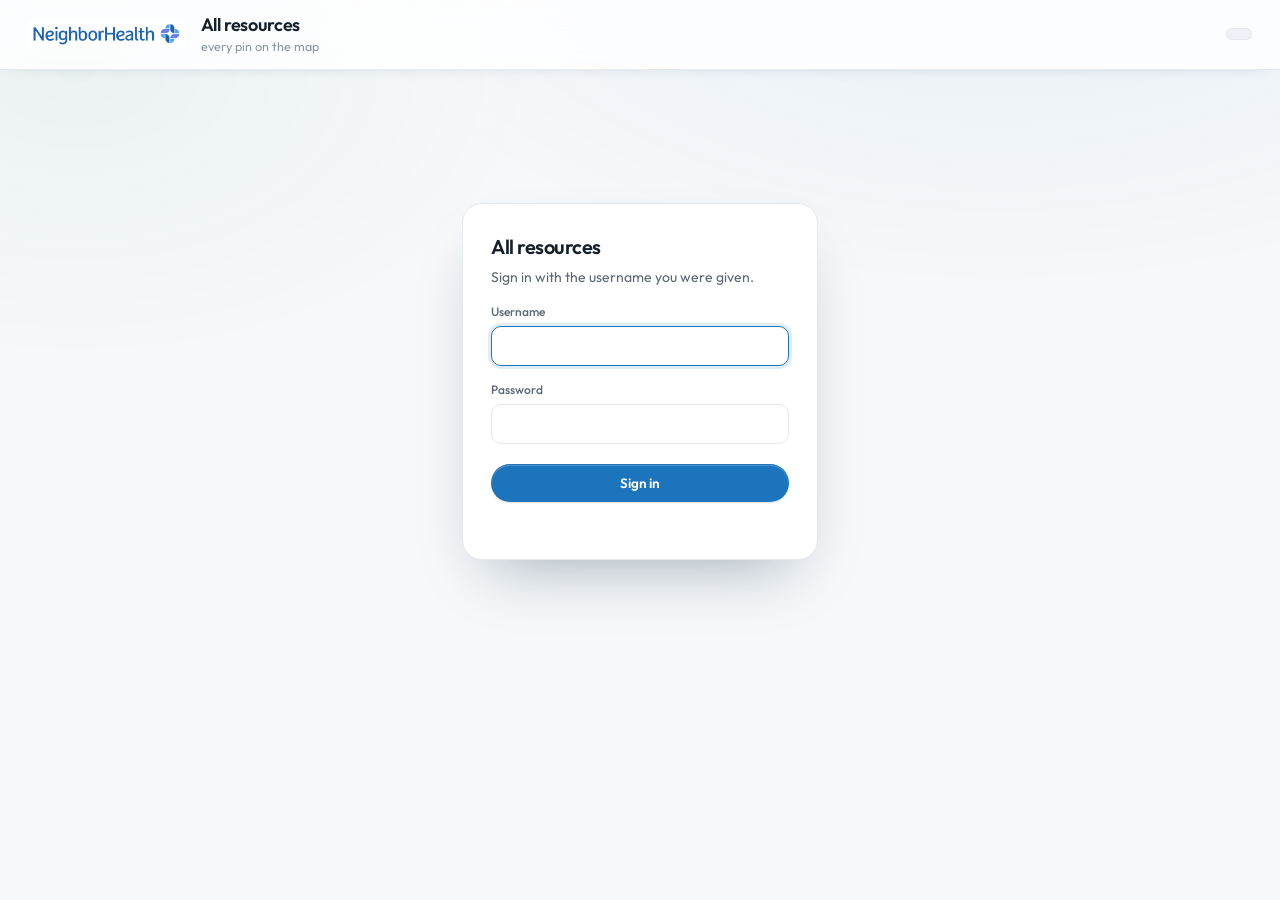
<file: resources.html>
<!doctype html>
<html lang="en">
<head>
<meta charset="utf-8">
<meta name="viewport" content="width=device-width, initial-scale=1">
<meta name="robots" content="noindex, nofollow">
<title>All resources — NeighborHealth resource map</title>

<!--
  The live list behind the map, edited in place.

  Every row on the Resources tab is a pin. This page lists them all, lets a
  signed-in person search and filter, open one and change any field, add a new
  one, or delete one. Nothing is staged: a save is on the public map as soon as
  Google's published-CSV cache turns over, about five minutes.

  The form is built from the sheet's header row, not a list in this file, so a
  column somebody adds to the sheet shows up here as a plain text field and is
  never blanked by a save. The fields this page knows about get a better
  control: a category picker, textareas for the long ones, a coordinates
  finder for lat/lng.

  This page holds no access to the spreadsheet. Sign-in and every read and
  write go through api.js -> apps-script/Code.gs, which is where the rules are.
-->

<link rel="preconnect" href="https://fonts.googleapis.com">
<link rel="preconnect" href="https://fonts.gstatic.com" crossorigin>
<link href="https://fonts.googleapis.com/css2?family=Outfit:wght@300;400;500;600;700&display=swap" rel="stylesheet">
<link rel="stylesheet" href="editor.css">
<script src="config.js"></script>
<script src="api.js"></script>
<script src="signin.js"></script>

<script>
window.RS_CONFIG = {
  // Same geocoder the map and the review page use, bounded to Massachusetts.
  GEOCODE_URL: 'https://nominatim.openstreetmap.org/search',
  VIEWBOX:     '-73.55,42.90,-69.85,41.20',
  PAGE:        200                       // rows shown before "Show more"
};
</script>

<style>
/* The list is wide by nature, so this page gets a little more room than the
   card-based editors. */
.wrap { max-width: 1120px; }

/* ---------- toolbar ---------- */
.tools {
  display: flex; align-items: center; gap: 10px; flex-wrap: wrap;
  margin-bottom: 16px;
}
.tools[hidden], .more[hidden] { display: none; }   /* flex would otherwise beat [hidden] */
.tools .search {
  flex: 1 1 260px; position: relative;
}
.tools .search input {
  width: 100%; border: 1px solid var(--line); border-radius: 999px;
  padding: 10px 14px 10px 38px; font-size: 14px; background: #fff; outline: none;
  transition: border-color .2s var(--ease), box-shadow .2s var(--ease);
}
.tools .search input:focus { border-color: var(--accent); box-shadow: 0 0 0 3px rgba(28,117,188,.13); }
.tools .search svg {
  position: absolute; left: 14px; top: 50%; transform: translateY(-50%);
  width: 15px; height: 15px; color: var(--ink-40); pointer-events: none;
}
.tools select {
  border: 1px solid var(--line); border-radius: 999px; background: #fff;
  padding: 9px 32px 9px 14px; font-size: 13.5px; color: var(--ink); outline: none;
  appearance: none; -webkit-appearance: none;
  background-image: url("data:image/svg+xml;charset=utf-8,%3Csvg xmlns='http://www.w3.org/2000/svg' width='10' height='6'%3E%3Cpath d='M1 1l4 4 4-4' fill='none' stroke='%235a6672' stroke-width='1.5'/%3E%3C/svg%3E");
  background-repeat: no-repeat; background-position: right 13px center;
}
.tools select:focus { border-color: var(--accent); box-shadow: 0 0 0 3px rgba(28,117,188,.13); }
.tools .count { font-size: 13px; color: var(--ink-40); font-variant-numeric: tabular-nums; margin-left: auto; }

/* ---------- list ---------- */
.list { padding: 6px 24px 10px; }
.grid th:first-child, .grid td:first-child { padding-left: 0; }
.grid tbody tr { cursor: pointer; }
.grid tbody tr.is-open td { background: var(--accent-50); }
.grid .nm { font-weight: 500; color: var(--ink); }
.grid .nm small { display: block; font-weight: 400; font-size: 12px; color: var(--ink-40); margin-top: 1px; }
.grid .cat { color: var(--ink-60); white-space: nowrap; }
.grid .cat .sub { color: var(--ink-40); }
.grid .city { color: var(--ink-60); white-space: nowrap; }
.grid td.right { white-space: nowrap; }
.grid .tag { white-space: nowrap; }
.grid .tag.warn { background: #fff4e5; color: #9a5b00; border-color: rgba(154,91,0,.16); }

.more { display: flex; justify-content: center; padding: 18px 0 6px; }

/* ---------- editor ---------- */
.editor { margin-bottom: 18px; scroll-margin-top: 84px; }   /* clear the sticky bar */
.editor .card-head h3 { font-size: 18px; }
.row3 { display: grid; grid-template-columns: 2fr 1fr 1fr; gap: 16px; }
.f textarea.short { min-height: 58px; }
.f .coords { display: flex; gap: 10px; align-items: center; flex-wrap: wrap; margin-top: 6px; }
.f .coords a { font-size: 12.5px; color: var(--accent-600); }
.section {
  margin: 22px 0 2px; font-size: 11px; font-weight: 600; color: var(--ink-40);
  text-transform: uppercase; letter-spacing: .09em;
  border-top: 1px solid var(--line-soft); padding-top: 16px;
}
.section:first-child { border-top: 0; margin-top: 0; padding-top: 0; }

@media (max-width: 720px) {
  .row3 { grid-template-columns: 1fr; }
  .grid .cat, .grid .city { white-space: normal; }
  .grid th:nth-child(3), .grid td:nth-child(3) { display: none; }
}
</style>
</head>

<body>

<div class="bar">
  <img class="brand" src="logo.png" alt="NeighborHealth" width="543" height="90">
  <div>
    <h1>All resources</h1>
    <div class="sub">every pin on the map</div>
  </div>
  <div class="spacer"></div>
  <span class="who" id="rsWho"></span>
  <a class="btn ghost" id="rsReview" href="review.html" hidden>Listings</a>
  <a class="btn ghost" id="rsTeam" href="team-edit.html" hidden>Team page</a>
  <a class="btn ghost" id="rsUsers" href="users.html" hidden>Accounts</a>
  <button class="btn ghost" id="rsRefresh" type="button" hidden>Reload</button>
  <button class="btn ghost" id="rsOut" type="button" hidden>Sign out</button>
</div>

<div class="wrap">
  <div class="state" id="rsState"><h2>Loading…</h2></div>

  <div class="tools" id="rsTools" hidden>
    <label class="search">
      <svg viewBox="0 0 24 24" aria-hidden="true"><circle cx="11" cy="11" r="7" fill="none" stroke="currentColor" stroke-width="2"/><path d="m20 20-3.5-3.5" stroke="currentColor" stroke-width="2" stroke-linecap="round"/></svg>
      <input id="rsQ" type="search" placeholder="Search name, city, ZIP or category" autocomplete="off">
    </label>
    <select id="rsGroup" aria-label="Category"><option value="">All categories</option></select>
    <select id="rsStatus" aria-label="Status">
      <option value="">All rows</option>
      <option value="on">On the map</option>
      <option value="off">Hidden</option>
      <option value="nocoords">Missing coordinates</option>
    </select>
    <span class="count" id="rsCount"></span>
    <button class="btn" id="rsAdd" type="button">Add a resource</button>
  </div>

  <div id="rsEditor"></div>

  <div class="card list" id="rsListCard" hidden>
    <table class="grid" id="rsTable">
      <thead><tr><th>Name</th><th>Category</th><th>City</th><th>Status</th><th class="right"></th></tr></thead>
      <tbody></tbody>
    </table>
    <div class="more" id="rsMore" hidden><button class="btn ghost" type="button">Show more</button></div>
  </div>
</div>

<script>
(function () {
  'use strict';
  var CFG = window.RS_CONFIG;
  var esc = NHUI.esc;

  // The category picker writes these names. The map shows the sheet's older
  // spellings ("Older Adults", "Addiction & Recovery") under the new labels as
  // well, so an existing row keeps its value until somebody actually changes
  // the category — no silent rewrite of hundreds of rows on save.
  var GROUPS = ['Recovery Services', 'Health', 'Senior Services', 'Shelter & Housing',
                'Food & Basic Needs', 'Community Services', 'Mental Health',
                'Medication Assisted Treatment (MAT)'];
  var GROUP_ALIASES = { 'Older Adults': 'Senior Services', 'Addiction & Recovery': 'Recovery Services' };
  var CONFIDENCE = ['high', 'low', 'parsed', 'assumed', 'submitted', 'editor'];

  // Which control each known column gets. Anything not listed is a text box.
  var LONG  = ['hours', 'eligibility', 'notes', 'intake', 'gender_note', 'age_note'];
  var LAYOUT = [
    ['section', 'The listing'],
    ['name'],
    ['category'],                       // group + type
    ['street'],
    ['city', 'state', 'zip'],
    ['phone', 'website'],
    ['hours'],
    ['section', 'Who it is for'],
    ['eligibility'],
    ['gender_served', 'age_served'],
    ['gender_note', 'age_note'],
    ['languages', 'beds'],
    ['intake'],
    ['notes'],
    ['section', 'On the map'],
    ['latlng'],                         // lat + lng + finder
    ['active', 'confidence'],
    ['source_url']
  ];

  var head = [], rows = [], keys = [];   // keys[i] = fold(head[i])
  var shown = CFG.PAGE;
  var openRow = -1;                      // index into rows of the card being edited, -2 = new

  var el = {
    state:    document.getElementById('rsState'),
    tools:    document.getElementById('rsTools'),
    q:        document.getElementById('rsQ'),
    group:    document.getElementById('rsGroup'),
    status:   document.getElementById('rsStatus'),
    count:    document.getElementById('rsCount'),
    add:      document.getElementById('rsAdd'),
    editor:   document.getElementById('rsEditor'),
    listCard: document.getElementById('rsListCard'),
    tbody:    document.querySelector('#rsTable tbody'),
    more:     document.getElementById('rsMore'),
    who:      document.getElementById('rsWho'),
    review:   document.getElementById('rsReview'),
    team:     document.getElementById('rsTeam'),
    users:    document.getElementById('rsUsers'),
    out:      document.getElementById('rsOut'),
    refresh:  document.getElementById('rsRefresh')
  };

  function fold(s) { return String(s || '').toLowerCase().replace(/[^a-z0-9]+/g, ' ').trim(); }
  function groupLabel(g) { return GROUP_ALIASES[g] || g; }

  function state(title, body, btn, onBtn) {
    el.tools.hidden = true;
    el.listCard.hidden = true;
    el.editor.innerHTML = '';
    NHUI.state(el.state, title, body, btn, onBtn);
  }

  function trouble(err) {
    if (err.auth) { chrome(false); start(); return; }
    state('Something went wrong', err.message, 'Try again', load);
  }

  function chrome(on) {
    el.who.textContent = on && NH.user ? NH.user.name + ' · ' + NH.user.role : '';
    el.review.hidden = el.team.hidden = el.out.hidden = el.refresh.hidden = !on;
    // The link is a convenience, not a gate — users.html and the api both
    // check the role themselves.
    el.users.hidden = !(on && NH.user && NH.user.role === 'admin');
  }

  function start() {
    NH.configure({ url: (window.NH_CONFIG_API || {}).API_URL });
    NHUI.gate(el.state, {
      title: 'All resources',
      blurb: 'Sign in with the username you were given.'
    }, function () {
      chrome(true);
      load();
    });
  }

  el.out.addEventListener('click', function () {
    NH.logout().then(function () { chrome(false); start(); });
  });
  el.refresh.addEventListener('click', function () { load(); });

  // ----------------------------------------------------------------- load
  function load() {
    state('Loading the list…', 'This is every row on the sheet, so it takes a moment.');
    NH.call('resources.list')
      .then(function (j) {
        head = j.head;
        keys = head.map(fold);
        rows = j.rows;
        openRow = -1;
        shown = CFG.PAGE;
        fillGroups();
        render();
      })
      .catch(trouble);
  }

  function col(key) { return keys.indexOf(fold(key)); }
  function cell(row, key) {
    var i = col(key);
    return i > -1 ? String(row[i] == null ? '' : row[i]).trim() : '';
  }
  function splitCat(row) {
    var parts = cell(row, 'category').split(' / ');
    return { group: (parts[0] || '').trim(), type: parts.slice(1).join(' / ').trim() };
  }
  function padZip(z) {
    z = String(z || '').trim();
    return /^\d{1,4}$/.test(z) ? ('00000' + z).slice(-5) : z;
  }
  function hasCoords(row) {
    return isFinite(parseFloat(cell(row, 'lat'))) && isFinite(parseFloat(cell(row, 'lng')));
  }
  function isOff(row) { return cell(row, 'active').toUpperCase() === 'FALSE'; }

  // Values actually present in the data, so the type and "serves" fields can
  // offer what is already in use instead of inviting a fourth spelling.
  function distinct(fn) {
    var seen = {}, out = [];
    rows.forEach(function (r) {
      var v = fn(r);
      if (v && !seen[v]) { seen[v] = 1; out.push(v); }
    });
    return out.sort(function (a, b) { return a.localeCompare(b); });
  }

  function fillGroups() {
    var groups = distinct(function (r) { return splitCat(r).group; });
    el.group.innerHTML = '<option value="">All categories</option>' + groups.map(function (g) {
      return '<option value="' + esc(g) + '">' + esc(groupLabel(g)) + '</option>';
    }).join('');
  }

  // --------------------------------------------------------------- filter
  function matches(row) {
    var q = fold(el.q.value);
    var g = el.group.value;
    var st = el.status.value;
    if (g && splitCat(row).group !== g) return false;
    if (st === 'on' && isOff(row)) return false;
    if (st === 'off' && !isOff(row)) return false;
    if (st === 'nocoords' && hasCoords(row)) return false;
    if (q) {
      var hay = fold([cell(row, 'name'), cell(row, 'city'), cell(row, 'category'),
                      groupLabel(splitCat(row).group), padZip(cell(row, 'zip')),
                      cell(row, 'street')].join(' '));
      if (hay.indexOf(q) === -1) return false;
    }
    return true;
  }

  function render() {
    el.state.hidden = true;
    el.tools.hidden = false;
    el.listCard.hidden = false;

    var hits = [];
    rows.forEach(function (r, i) { if (matches(r)) hits.push(i); });
    el.count.textContent = hits.length === rows.length
      ? rows.length + ' resources'
      : hits.length + ' of ' + rows.length;

    el.tbody.innerHTML = hits.slice(0, shown).map(line).join('') ||
      '<tr><td colspan="5" class="muted" style="padding:26px 0">Nothing matches. Try fewer words, or clear a filter.</td></tr>';
    el.more.hidden = hits.length <= shown;
    if (!el.more.hidden) {
      el.more.querySelector('button').textContent = 'Show ' + Math.min(CFG.PAGE, hits.length - shown) + ' more';
    }
  }

  function line(i) {
    var r = rows[i];
    var c = splitCat(r);
    var off = isOff(r), nocoords = !hasCoords(r);
    return '<tr data-i="' + i + '"' + (i === openRow ? ' class="is-open"' : '') + '>' +
      '<td class="nm">' + esc(cell(r, 'name') || '(no name)') +
        '<small>' + esc([cell(r, 'street'), padZip(cell(r, 'zip'))].filter(Boolean).join(' · ')) + '</small></td>' +
      '<td class="cat">' + esc(groupLabel(c.group) || '—') +
        (c.type ? ' <span class="sub">/ ' + esc(c.type) + '</span>' : '') + '</td>' +
      '<td class="city">' + esc(cell(r, 'city')) + '</td>' +
      '<td>' + (off ? '<span class="tag off">Hidden</span>'
                    : nocoords ? '<span class="tag warn">No pin</span>'
                    : '<span class="tag">On map</span>') + '</td>' +
      '<td class="right"><button class="btn ghost sm" type="button">Edit</button></td>' +
    '</tr>';
  }

  el.q.addEventListener('input', function () { shown = CFG.PAGE; render(); });
  el.group.addEventListener('change', function () { shown = CFG.PAGE; render(); });
  el.status.addEventListener('change', function () { shown = CFG.PAGE; render(); });
  el.more.querySelector('button').addEventListener('click', function () { shown += CFG.PAGE; render(); });

  el.tbody.addEventListener('click', function (e) {
    var tr = e.target.closest('tr[data-i]');
    if (!tr) return;
    openEditor(Number(tr.dataset.i));
  });

  el.add.addEventListener('click', function () { openEditor(-2); });

  // --------------------------------------------------------------- editor
  //
  // One card, above the list, for whichever row is open. Built from the header
  // so a new column on the sheet gets a field without a code change.
  function openEditor(i) {
    openRow = i;
    var row = i >= 0 ? rows[i] : head.map(function () { return ''; });
    var isNew = i < 0;
    var cat = splitCat(row);
    var rawGroup = cat.group;
    var covered = {};                    // columns the layout placed
    var typeList = distinct(function (r) { return splitCat(r).type; });
    var genderList = distinct(function (r) { return cell(r, 'gender_served'); });
    var ageList = distinct(function (r) { return cell(r, 'age_served'); });

    function field(key, label, inner) {
      covered[fold(key)] = 1;
      return '<div class="f"><label>' + esc(label) + '</label>' + inner + '</div>';
    }
    function text(key, label, extra) {
      if (col(key) < 0) return '';
      return field(key, label, '<input type="text" data-k="' + esc(fold(key)) + '" value="' +
                               esc(key === 'zip' ? padZip(cell(row, key)) : cell(row, key)) + '"' + (extra || '') + '>');
    }
    function area(key, label) {
      if (col(key) < 0) return '';
      return field(key, label, '<textarea data-k="' + esc(fold(key)) + '"' +
                               (LONG.indexOf(key) > -1 && key !== 'notes' ? ' class="short"' : '') + '>' +
                               esc(cell(row, key)) + '</textarea>');
    }
    function pick(key, label, opts, cur) {
      if (col(key) < 0) return '';
      var seen = false;
      var o = opts.map(function (v) {
        var on = v === cur; seen = seen || on;
        return '<option value="' + esc(v) + '"' + (on ? ' selected' : '') + '>' + esc(v) + '</option>';
      });
      // A value already on the sheet that is not in the list stays offered, so
      // opening a row and saving it never changes something you did not touch.
      if (cur && !seen) o.unshift('<option value="' + esc(cur) + '" selected>' + esc(cur) + '</option>');
      return field(key, label, '<select data-k="' + esc(fold(key)) + '">' + o.join('') + '</select>');
    }
    function pretty(h) {
      return h.replace(/_/g, ' ').replace(/\b\w/g, function (m) { return m.toUpperCase(); });
    }

    var parts = LAYOUT.map(function (line) {
      if (line[0] === 'section') return '<div class="section">' + esc(line[1]) + '</div>';

      var cells = line.map(function (k) {
        switch (k) {
          case 'name':      return text('name', 'Name', ' required');
          case 'street':    return text('street', 'Street address');
          case 'city':      return text('city', 'City or town');
          case 'state':     return text('state', 'State');
          case 'zip':       return text('zip', 'ZIP', ' inputmode="numeric"');
          case 'phone':     return text('phone', 'Phone', ' inputmode="tel"');
          case 'website':   return text('website', 'Website', ' inputmode="url"');
          case 'source_url':return text('source_url', 'Source (where this information came from)', ' inputmode="url"');
          case 'languages': return text('languages', 'Languages');
          case 'beds':      return text('beds', 'Beds');
          case 'hours':     return area('hours', 'Hours');
          case 'eligibility': return area('eligibility', 'Eligibility');
          case 'notes':     return area('notes', 'Notes shown on the card');
          case 'intake':    return area('intake', 'How to get in (intake)');
          case 'gender_note': return area('gender_note', 'Note on gender');
          case 'age_note':  return area('age_note', 'Note on age');
          case 'gender_served':
            if (col(k) < 0) return '';
            return field(k, 'Gender served (blank = no restriction)',
              '<input type="text" data-k="gender served" list="rsGenders" value="' + esc(cell(row, k)) + '">' +
              '<datalist id="rsGenders">' + genderList.map(function (v) { return '<option value="' + esc(v) + '">'; }).join('') + '</datalist>');
          case 'age_served':
            if (col(k) < 0) return '';
            return field(k, 'Age served (blank = no restriction)',
              '<input type="text" data-k="age served" list="rsAges" value="' + esc(cell(row, k)) + '">' +
              '<datalist id="rsAges">' + ageList.map(function (v) { return '<option value="' + esc(v) + '">'; }).join('') + '</datalist>');
          case 'active':
            if (col(k) < 0) return '';
            covered.active = 1;
            return '<div class="f"><label>On the map</label><select data-k="active">' +
              '<option value="TRUE"' + (isOff(row) ? '' : ' selected') + '>Showing</option>' +
              '<option value="FALSE"' + (isOff(row) ? ' selected' : '') + '>Hidden</option></select></div>';
          case 'confidence':
            return pick('confidence', 'Confidence', CONFIDENCE, cell(row, 'confidence') || (isNew ? 'editor' : ''));
          case 'category': {
            if (col('category') < 0) return '';
            covered.category = 1;
            var sel = groupLabel(rawGroup);
            var opts = GROUPS.slice();
            if (sel && opts.indexOf(sel) === -1) opts.unshift(sel);
            return '<div class="row2">' +
              '<div class="f"><label>Category</label><select id="rsG">' +
                (isNew ? '<option value="">Choose…</option>' : '') +
                opts.map(function (g) {
                  return '<option value="' + esc(g) + '"' + (g === sel ? ' selected' : '') + '>' + esc(g) + '</option>';
                }).join('') + '</select></div>' +
              '<div class="f"><label>Service type</label>' +
                '<input type="text" id="rsT" list="rsTypes" value="' + esc(cat.type) + '" placeholder="e.g. Food Pantry">' +
                '<datalist id="rsTypes">' + typeList.map(function (v) { return '<option value="' + esc(v) + '">'; }).join('') + '</datalist>' +
              '</div></div>';
          }
          case 'latlng': {
            if (col('lat') < 0 || col('lng') < 0) return '';
            covered.lat = covered.lng = 1;
            var lat = cell(row, 'lat'), lng = cell(row, 'lng');
            return '<div class="f"><label>Pin location</label>' +
              '<div class="row2">' +
                '<input type="text" data-k="lat" inputmode="decimal" placeholder="Latitude" value="' + esc(lat) + '">' +
                '<input type="text" data-k="lng" inputmode="decimal" placeholder="Longitude" value="' + esc(lng) + '">' +
              '</div>' +
              '<div class="coords">' +
                '<button class="btn ghost sm" type="button" data-act="geocode">Find from the address</button>' +
                '<a id="rsCheck" href="#" target="_blank" rel="noopener"' + (lat && lng ? '' : ' hidden') + '>Check on a map</a>' +
                '<span class="hint" id="rsGeoHint"></span>' +
              '</div>' +
              '<div class="hint">A row without coordinates is kept on the sheet but does not get a pin.</div>' +
            '</div>';
          }
        }
        return '';
      }).filter(Boolean);

      if (!cells.length) return '';
      if (cells.length === 1) return cells[0];
      return '<div class="' + (cells.length === 3 ? 'row3' : 'row2') + '">' + cells.join('') + '</div>';
    }).join('');

    // Anything on the sheet the layout above did not place.
    var extra = head.filter(function (h, i) { return h && !covered[keys[i]]; });
    if (extra.length) {
      parts += '<div class="section">Other columns</div><div class="row2">' +
        extra.map(function (h) { return text(h, pretty(h)); }).join('') + '</div>';
    }

    var c = document.createElement('div');
    c.className = 'card editor';
    c.innerHTML =
      '<div class="card-head">' +
        '<h3>' + esc(isNew ? 'New resource' : (cell(row, 'name') || '(no name)')) + '</h3>' +
        (isNew ? '<span class="pill">Not saved yet</span>' : '<span class="when">row ' + (i + 2) + '</span>') +
      '</div>' +
      parts +
      '<div class="acts">' +
        '<button class="btn go" type="button" data-act="save">' + (isNew ? 'Add to the map' : 'Save') + '</button>' +
        '<button class="btn ghost" type="button" data-act="close">' + (isNew ? 'Cancel' : 'Close') + '</button>' +
        (isNew ? '' : '<button class="btn stop sm" type="button" data-act="del">Delete</button>') +
        '<span class="note"></span>' +
      '</div>';

    el.editor.innerHTML = '';
    el.editor.appendChild(c);
    render();                                    // marks the open row
    c.scrollIntoView({ behavior: 'smooth', block: 'start' });
    setTimeout(function () { var f = c.querySelector('[data-k="name"]'); if (f && isNew) f.focus(); }, 60);

    var note = c.querySelector('.note');
    var gSel = c.querySelector('#rsG'), tIn = c.querySelector('#rsT');
    var latIn = c.querySelector('[data-k="lat"]'), lngIn = c.querySelector('[data-k="lng"]');
    var check = c.querySelector('#rsCheck'), geoHint = c.querySelector('#rsGeoHint');

    function busy(on) { c.classList.toggle('is-busy', !!on); }
    function say(msg, kind) { note.textContent = msg || ''; note.className = 'note' + (kind ? ' ' + kind : ''); }
    function fail(err) {
      if (err.auth) return trouble(err);
      busy(false);
      say(err.message || String(err), 'bad');
    }

    function updateCheck() {
      if (!check) return;
      var la = parseFloat(latIn.value), ln = parseFloat(lngIn.value);
      var ok = isFinite(la) && isFinite(ln);
      check.hidden = !ok;
      if (ok) check.href = 'https://www.openstreetmap.org/?mlat=' + la + '&mlon=' + ln + '#map=17/' + la + '/' + ln;
    }
    if (latIn) { latIn.addEventListener('input', updateCheck); lngIn.addEventListener('input', updateCheck); updateCheck(); }

    function addressOf() {
      var v = function (k) { var f = c.querySelector('[data-k="' + k + '"]'); return f ? f.value.trim() : ''; };
      return [v('street'), v('city'), ((v('state') || 'MA') + ' ' + padZip(v('zip'))).trim()].filter(Boolean).join(', ');
    }

    function values() {
      var v = {};
      c.querySelectorAll('[data-k]').forEach(function (f) { v[f.dataset.k] = f.value.trim(); });
      if (v.zip !== undefined) v.zip = padZip(v.zip);
      if (gSel) {
        // Keep the sheet's own spelling unless the category was actually changed.
        var g = gSel.value === groupLabel(rawGroup) ? rawGroup : gSel.value;
        var t = tIn.value.trim();
        v.category = [g, t].filter(Boolean).join(' / ');
      }
      return v;
    }

    function geocode() {
      var addr = addressOf();
      if (!addr) { geoHint.textContent = 'Fill in a street and a town first.'; geoHint.className = 'hint bad'; return Promise.resolve(null); }
      geoHint.textContent = 'Looking up…'; geoHint.className = 'hint';
      return lookup(addr).then(function (pt) {
        if (!pt) {
          geoHint.textContent = 'No match for that address. A street number and a town usually fixes it.';
          geoHint.className = 'hint bad';
          return null;
        }
        latIn.value = pt.lat; lngIn.value = pt.lng;
        updateCheck();
        geoHint.textContent = 'Found. Check it on the map before saving.';
        geoHint.className = 'hint';
        return pt;
      });
    }

    c.addEventListener('click', function (e) {
      var b = e.target.closest('[data-act]');
      if (!b) return;
      var act = b.dataset.act;

      if (act === 'close') { closeEditor(); return; }
      if (act === 'geocode') { busy(true); geocode().then(function () { busy(false); }); return; }

      if (act === 'save') {
        var nameF = c.querySelector('[data-k="name"]');
        if (nameF && !nameF.value.trim()) { say('A resource needs a name.', 'bad'); nameF.focus(); return; }
        if (gSel && !gSel.value) { say('Pick a category.', 'bad'); gSel.focus(); return; }

        busy(true);
        say('Saving…');
        // No coordinates yet but an address to try: look it up first, so a new
        // listing lands on the map instead of silently having no pin.
        var pre = (latIn && !isFinite(parseFloat(latIn.value)) && addressOf()) ? geocode() : Promise.resolve(null);
        pre.then(function () {
          var v = values();
          if (isNew) {
            return NH.call('resources.add', { values: v }).then(function (j) {
              rows.push(j.values);
              fillGroups();
              openRow = rows.length - 1;
              say('Added. It reaches the public map in about five minutes.', 'ok');
              busy(false);
              closeEditor();
            });
          }
          return NH.call('resources.save', { row: i + 2, expect: cell(rows[i], 'name'), values: v }).then(function (j) {
            rows[i] = j.values;
            fillGroups();
            busy(false);
            say('Saved. The public map picks it up in about five minutes.', 'ok');
            c.querySelector('h3').textContent = cell(rows[i], 'name') || '(no name)';
            render();
          });
        }).catch(fail);
        return;
      }

      // Two taps, not a browser confirm(): the first turns the button into the
      // warning and the second does it, so a mis-click costs nothing.
      if (act === 'del') {
        if (b.dataset.armed !== '1') {
          b.dataset.armed = '1';
          b.textContent = 'Really delete?';
          say('This removes the row from the sheet and the pin from the map. Click again to confirm.', 'bad');
          setTimeout(function () {
            if (b.dataset.armed === '1') { b.dataset.armed = ''; b.textContent = 'Delete'; say(''); }
          }, 6000);
          return;
        }
        busy(true);
        say('Deleting…');
        // Reload afterwards: every row number below this one just moved.
        NH.call('resources.delete', { row: i + 2, expect: cell(rows[i], 'name') })
          .then(function () { load(); })
          .catch(fail);
      }
    });
  }

  function closeEditor() {
    openRow = -1;
    el.editor.innerHTML = '';
    render();
  }

  // Nominatim, bounded to Massachusetts, same as the map's address search.
  function lookup(addr) {
    var u = CFG.GEOCODE_URL + '?format=json&limit=1&countrycodes=us&bounded=1' +
            '&viewbox=' + encodeURIComponent(CFG.VIEWBOX) +
            '&q=' + encodeURIComponent(addr);
    return fetch(u, { headers: { Accept: 'application/json' } })
      .then(function (r) { return r.ok ? r.json() : []; })
      .then(function (j) {
        if (!j || !j.length) return null;
        var lat = parseFloat(j[0].lat), lng = parseFloat(j[0].lon);
        return isFinite(lat) && isFinite(lng) ? { lat: lat, lng: lng } : null;
      })
      .catch(function () { return null; });
  }

  start();
})();
</script>

</body>
</html>
</file>
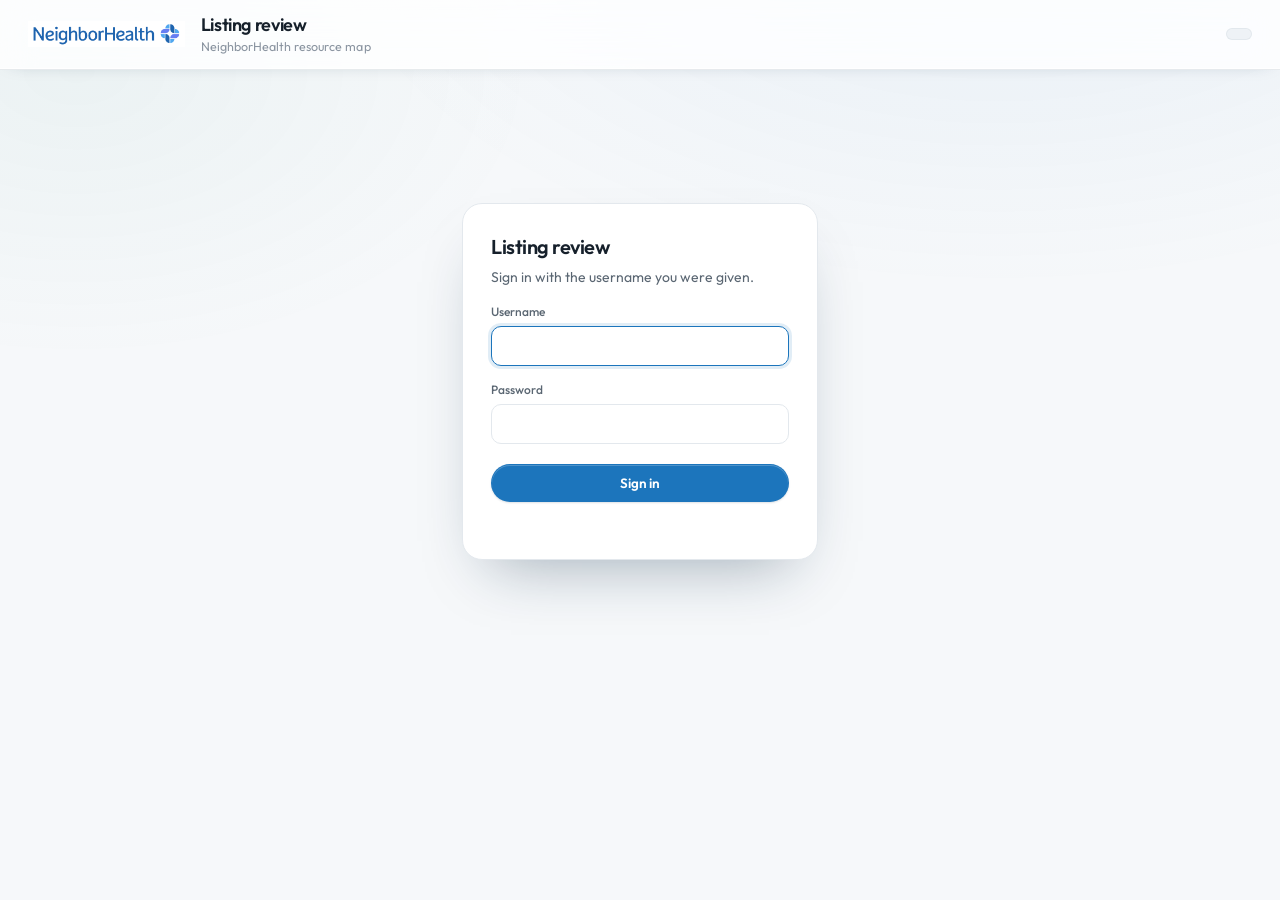
<file: review.html>
<!doctype html>
<html lang="en">
<head>
<meta charset="utf-8">
<meta name="viewport" content="width=device-width, initial-scale=1">
<meta name="robots" content="noindex, nofollow">
<title>Review listings — NeighborHealth resource map</title>

<!--
  Approval queue for the "List your organization" form on the map.

  Submissions arrive through the Apps Script api and sit on the Submissions tab
  with an empty status. Every field on a pending card can be edited first — a
  typo in the name, a missing ZIP, the wrong category. Approving geocodes the
  address in the browser, writes the edits back to the Submissions row, and
  asks the api to append the corrected row to the live tab the map publishes.

  This page holds no access to the spreadsheet. Sign-in and every read and
  write go through api.js -> apps-script/Code.gs, which is where the rules are.
-->

<link rel="preconnect" href="https://fonts.googleapis.com">
<link rel="preconnect" href="https://fonts.gstatic.com" crossorigin>
<link href="https://fonts.googleapis.com/css2?family=Outfit:wght@300;400;500;600;700&display=swap" rel="stylesheet">
<link rel="stylesheet" href="editor.css">
<script src="config.js"></script>
<script src="api.js"></script>
<script src="signin.js"></script>

<script>
window.RV_CONFIG = {
  // Same geocoder the map's address search uses, bounded to Massachusetts.
  GEOCODE_URL: 'https://nominatim.openstreetmap.org/search',
  VIEWBOX:     '-73.55,42.90,-69.85,41.20'
};
</script>

<style>
.row3 { display: grid; grid-template-columns: 2fr 1fr 1fr; gap: 16px; }
.sent { margin-top: 16px; font-size: 13px; color: var(--ink-40); }
.sent b { color: var(--ink-60); font-weight: 500; }
@media (max-width: 720px) { .row3 { grid-template-columns: 1fr; } }
</style>
</head>

<body>

<div class="bar">
  <img class="brand" src="logo.png" alt="NeighborHealth" width="543" height="90">
  <div>
    <h1>Listing review</h1>
    <div class="sub">NeighborHealth resource map</div>
  </div>
  <div class="spacer"></div>
  <span class="who" id="rvWho"></span>
  <a class="btn ghost" id="rvRes" href="resources.html" hidden>All resources</a>
  <a class="btn ghost" id="rvTeam" href="team-edit.html" hidden>Team page</a>
  <a class="btn ghost" id="rvUsers" href="users.html" hidden>Accounts</a>
  <button class="btn ghost" id="rvRefresh" type="button" hidden>Refresh</button>
  <button class="btn ghost" id="rvOut" type="button" hidden>Sign out</button>
</div>

<div class="wrap">
  <div class="state" id="rvState"><h2>Loading…</h2></div>
  <div id="rvQueue"></div>
  <div class="log" id="rvLog" hidden><h4>This session</h4><div id="rvLogRows"></div></div>
</div>

<script>
(function () {
  'use strict';
  var CFG = window.RV_CONFIG;
  var esc = NHUI.esc;

  var head = [], rows = [];
  var el = {
    state:   document.getElementById('rvState'),
    queue:   document.getElementById('rvQueue'),
    who:     document.getElementById('rvWho'),
    team:    document.getElementById('rvTeam'),
    res:     document.getElementById('rvRes'),
    users:   document.getElementById('rvUsers'),
    out:     document.getElementById('rvOut'),
    refresh: document.getElementById('rvRefresh'),
    log:     document.getElementById('rvLog'),
    logRows: document.getElementById('rvLogRows')
  };

  function state(title, body, btn, onBtn) {
    el.queue.innerHTML = '';
    NHUI.state(el.state, title, body, btn, onBtn);
  }

  // A failed call is either "your session ended", which means show the sign-in
  // card again, or a real error worth reading.
  function trouble(err) {
    if (err.auth) { chrome(false); start(); return; }
    state('Something went wrong', err.message, 'Try again', load);
  }

  function chrome(on) {
    el.who.textContent = on && NH.user ? NH.user.name + ' · ' + NH.user.role : '';
    el.team.hidden = el.res.hidden = el.out.hidden = el.refresh.hidden = !on;
    // The link is a convenience, not a gate — users.html and the api both
    // check the role themselves.
    el.users.hidden = !(on && NH.user && NH.user.role === 'admin');
    if (!on) { el.log.hidden = true; el.logRows.innerHTML = ''; }
  }

  function start() {
    NH.configure({ url: (window.NH_CONFIG_API || {}).API_URL });
    NHUI.gate(el.state, {
      title: 'Listing review',
      blurb: 'Sign in with the username you were given.'
    }, function () {
      chrome(true);
      load();
    });
  }

  el.out.addEventListener('click', function () {
    NH.logout().then(function () { chrome(false); start(); });
  });
  el.refresh.addEventListener('click', function () { load(); });

  // ---------------------------------------------------------------- queue
  function load() {
    state('Loading submissions…', '');
    NH.call('queue.list')
      .then(function (j) {
        head = j.head;
        rows = j.rows;
        render();
      })
      .catch(trouble);
  }

  function col(key) {
    var w = key.toLowerCase(), i;
    for (i = 0; i < head.length; i++) if (String(head[i]).trim().toLowerCase() === w) return i;
    return -1;
  }
  function cell(row, key) {
    var i = col(key);
    return i > -1 ? String(row[i] == null ? '' : row[i]).trim() : '';
  }

  function record(row, i) {
    var o = {};
    ['submitted', 'status', 'name', 'group', 'type', 'street', 'city', 'state', 'zip', 'phone',
     'website', 'hours', 'gender_served', 'age_served', 'notes',
     'submitter_name', 'submitter_email'].forEach(function (k) { o[k] = cell(row, k); });
    o._row = i + 2;                                  // 1-based, past the header
    return o;
  }

  function address(rec) {
    return [rec.street, rec.city, ('MA ' + (rec.zip || '')).trim()].filter(Boolean).join(', ');
  }

  function render() {
    var pending = rows.map(record).filter(function (rec) {
      return !rec.status && (rec.name || rec.street);   // empty status IS pending
    });

    if (!pending.length) {
      state('Nothing waiting', 'Every submission has been reviewed. New ones show up here.',
            'Check again', load);
      el.log.hidden = !el.logRows.children.length;
      return;
    }

    el.state.hidden = true;
    el.queue.innerHTML = '';
    pending.forEach(function (rec) { el.queue.appendChild(card(rec)); });
  }

  // The category picker writes the map's current names. Older spellings on a
  // submission ("Older Adults", "Addiction & Recovery") are shown under the new
  // label and kept as they are unless the reviewer actually changes them.
  var GROUPS = ['Recovery Services', 'Health', 'Senior Services', 'Shelter & Housing',
                'Food & Basic Needs', 'Community Services', 'Mental Health',
                'Medication Assisted Treatment (MAT)'];
  var GROUP_ALIASES = { 'Older Adults': 'Senior Services', 'Addiction & Recovery': 'Recovery Services' };
  function groupLabel(g) { return GROUP_ALIASES[g] || g; }
  function padZip(z) {
    z = String(z || '').trim();
    return /^\d{1,4}$/.test(z) ? ('00000' + z).slice(-5) : z;
  }

  function card(rec) {
    var c = document.createElement('div');
    c.className = 'card';

    function f(key, label, extra) {
      return '<div class="f"><label>' + label + '</label>' +
             '<input type="text" data-k="' + key + '" value="' + esc(key === 'zip' ? padZip(rec[key]) : rec[key]) + '"' + (extra || '') + '></div>';
    }
    function area(key, label) {
      return '<div class="f"><label>' + label + '</label>' +
             '<textarea data-k="' + key + '">' + esc(rec[key]) + '</textarea></div>';
    }
    var sel = groupLabel(rec.group);
    var opts = GROUPS.slice();
    if (sel && opts.indexOf(sel) === -1) opts.unshift(sel);

    c.innerHTML =
      '<div class="card-head">' +
        '<h3>' + esc(rec.name || '(no name given)') + '</h3>' +
        '<span class="pill">' + esc(groupLabel(rec.group) || 'Uncategorised') + '</span>' +
        '<span class="when">' + esc(rec.submitted) + '</span>' +
      '</div>' +

      f('name', 'Name', ' required') +
      '<div class="row2">' +
        '<div class="f"><label>Category</label><select data-k="group">' +
          (sel ? '' : '<option value="">Choose…</option>') +
          opts.map(function (g) {
            return '<option value="' + esc(g) + '"' + (g === sel ? ' selected' : '') + '>' + esc(g) + '</option>';
          }).join('') +
        '</select></div>' +
        f('type', 'Service type') +
      '</div>' +
      f('street', 'Street address') +
      '<div class="row3">' + f('city', 'City or town') + f('state', 'State') + f('zip', 'ZIP', ' inputmode="numeric"') + '</div>' +
      '<div class="row2">' + f('phone', 'Phone', ' inputmode="tel"') + f('website', 'Website', ' inputmode="url"') + '</div>' +
      area('hours', 'Hours') +
      '<div class="row2">' +
        f('gender_served', 'Gender served (blank = no restriction)') +
        f('age_served', 'Age served (blank = no restriction)') +
      '</div>' +
      area('notes', 'Notes shown on the card') +
      '<div class="f"><div class="hint" id="geoHint"></div></div>' +
      (rec.submitter_name || rec.submitter_email
        ? '<div class="sent">Sent by <b>' + esc([rec.submitter_name, rec.submitter_email].filter(Boolean).join(' — ')) + '</b></div>'
        : '') +

      '<div class="acts">' +
        '<button class="btn go" type="button" data-act="approve">Approve &amp; add to map</button>' +
        '<button class="btn stop" type="button" data-act="reject">Reject</button>' +
        '<span class="note"></span>' +
      '</div>';

    var hint = c.querySelector('#geoHint');
    var note = c.querySelector('.note');

    function busy(on) { c.classList.toggle('is-busy', !!on); }
    function say(msg, kind) { note.textContent = msg; note.className = 'note' + (kind ? ' ' + kind : ''); }
    function fail(err) {
      if (err.auth) return trouble(err);
      busy(false);
      say(err.message || String(err), 'bad');
    }

    // What the reviewer sees is what gets approved. Keys are the Submissions
    // tab's column names; the script merges them into the row before it copies
    // the row to the live tab.
    function values() {
      var v = {};
      c.querySelectorAll('[data-k]').forEach(function (el) { v[el.dataset.k] = el.value.trim(); });
      v.zip = padZip(v.zip);
      v.state = v.state || 'MA';
      // Keep the sheet's own spelling unless the category was actually changed.
      if (v.group === groupLabel(rec.group)) v.group = rec.group;
      return v;
    }
    function addressOf(v) {
      return [v.street, v.city, (v.state + ' ' + v.zip).trim()].filter(Boolean).join(', ');
    }

    c.addEventListener('click', function (e) {
      var b = e.target.closest('[data-act]');
      if (!b) return;

      if (b.dataset.act === 'reject') {
        busy(true);
        say('Saving…');
        NH.call('queue.decide', { row: rec._row, decision: 'rejected' })
          .then(function () { finish(c, rec, false); })
          .catch(fail);
        return;
      }

      var v = values();
      if (!v.name) { say('Give it a name first.', 'bad'); c.querySelector('[data-k="name"]').focus(); return; }
      if (!v.group) { say('Pick a category.', 'bad'); c.querySelector('[data-k="group"]').focus(); return; }
      if (!v.street || !v.city) { say('It needs a street and a town to be placed.', 'bad'); return; }

      busy(true);
      say('Looking up the address…');
      hint.className = 'hint'; hint.textContent = '';

      geocode(addressOf(v))
        .then(function (pt) {
          if (!pt) {
            hint.className = 'hint bad';
            hint.textContent = 'No match for "' + addressOf(v) + '". Correct the address above and approve again — ' +
                               'a street number and a town usually fixes it.';
            busy(false);
            say('Not added.', 'bad');
            return null;
          }
          say('Adding to the map…');
          return NH.call('queue.decide', {
            row: rec._row, decision: 'approved', lat: pt.lat, lng: pt.lng, values: v
          }).then(function () { rec.name = v.name; finish(c, rec, true); });
        })
        .catch(fail);
    });

    return c;
  }

  function finish(c, rec, approved) {
    c.classList.remove('is-busy');
    c.innerHTML = '<div class="done"><b>' + esc(rec.name) + '</b> — ' +
      (approved ? 'approved and added to the map.' : 'rejected.') + '</div>';

    // Keep the local copy in step: render() runs again when the last card
    // clears and would otherwise rebuild the queue from rows it still believes
    // are undecided.
    var i = col('status');
    if (i > -1 && rows[rec._row - 2]) rows[rec._row - 2][i] = approved ? 'approved' : 'rejected';

    var line = document.createElement('div');
    line.className = approved ? 'ok' : 'no';
    line.innerHTML = '<b>' + (approved ? 'Approved' : 'Rejected') + '</b> — ' + esc(rec.name);
    el.logRows.appendChild(line);
    el.log.hidden = false;

    setTimeout(function () {
      c.remove();
      if (!el.queue.children.length) render();
    }, 2600);
  }

  // Nominatim, bounded to Massachusetts, same as the map's address search.
  // Done in the browser rather than in Apps Script so the reviewer sees the
  // miss and can fix the address before anything is written.
  function geocode(addr) {
    if (!addr) return Promise.resolve(null);
    var u = CFG.GEOCODE_URL + '?format=json&limit=1&countrycodes=us&bounded=1' +
            '&viewbox=' + encodeURIComponent(CFG.VIEWBOX) +
            '&q=' + encodeURIComponent(addr);
    return fetch(u, { headers: { Accept: 'application/json' } })
      .then(function (r) { return r.ok ? r.json() : []; })
      .then(function (j) {
        if (!j || !j.length) return null;
        var lat = parseFloat(j[0].lat), lng = parseFloat(j[0].lon);
        return isFinite(lat) && isFinite(lng) ? { lat: lat, lng: lng } : null;
      })
      .catch(function () { return null; });
  }

  start();
})();
</script>

</body>
</html>
</file>
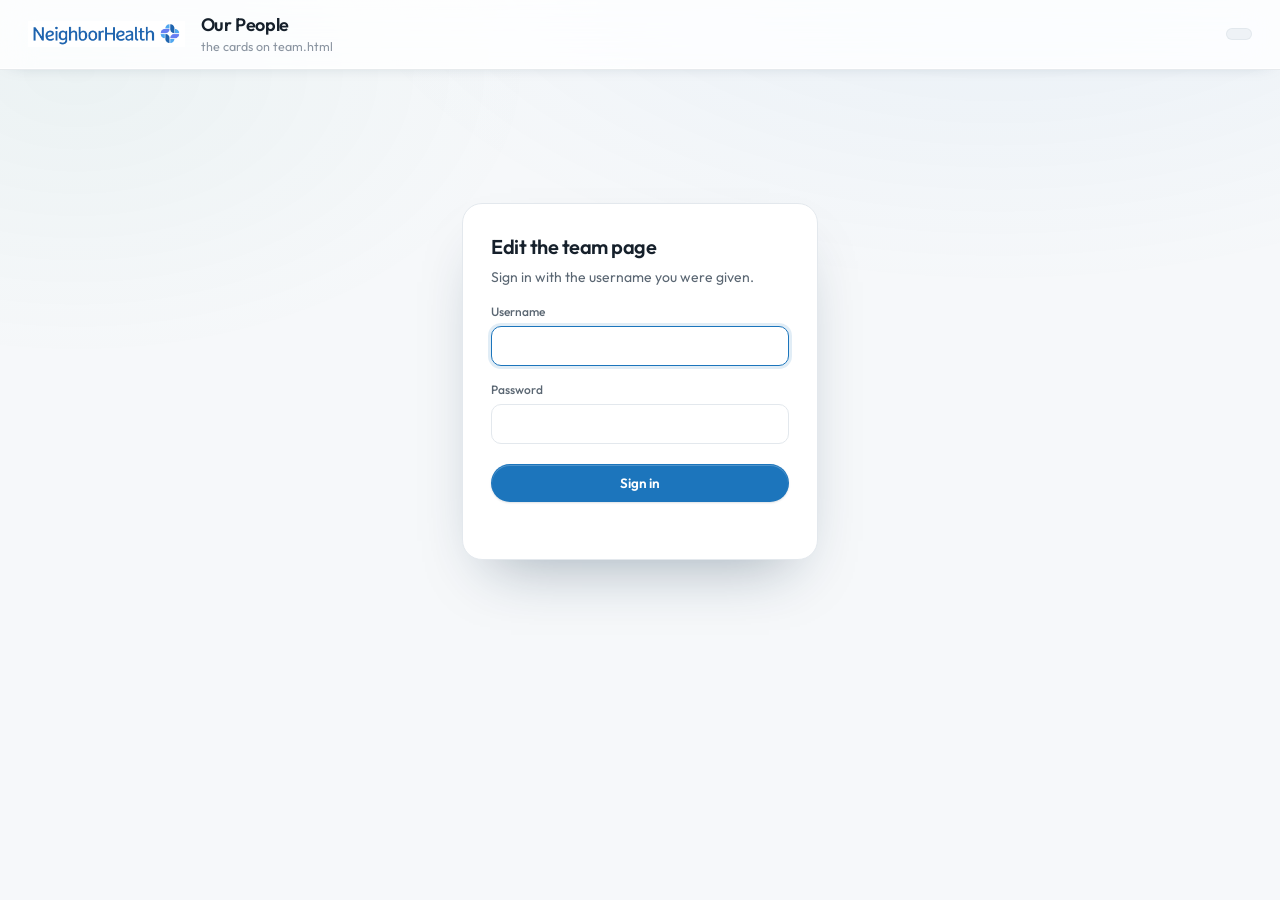
<file: team-edit.html>
<!doctype html>
<html lang="en">
<head>
<meta charset="utf-8">
<meta name="viewport" content="width=device-width, initial-scale=1">
<meta name="robots" content="noindex, nofollow">
<title>Edit the team page — NeighborHealth</title>

<!--
  Editor for the staff cards on team.html.

  One row on the Team tab is one card, in the order the rows sit in. Signing in
  lets you change a name, a position title or a bio, upload a photo, add a
  card, reorder, and hide someone without deleting them.

  This page holds no access to the spreadsheet or to Drive. Sign-in and every
  read and write go through api.js -> apps-script/Code.gs. Photos are resized
  here in the browser and handed to the script, which files them in Drive and
  makes them link-readable, because the public team page has to load them.

  team.html reads the same tab through its published-CSV url, which Google
  caches for about five minutes — a change here is not instant on the site.
-->

<link rel="preconnect" href="https://fonts.googleapis.com">
<link rel="preconnect" href="https://fonts.gstatic.com" crossorigin>
<link href="https://fonts.googleapis.com/css2?family=Outfit:wght@300;400;500;600;700&display=swap" rel="stylesheet">
<link rel="stylesheet" href="editor.css">
<script src="config.js"></script>
<script src="api.js"></script>
<script src="signin.js"></script>

<style>
/* The card layout is specific to this page: a round photo beside the fields. */
.person { display: grid; grid-template-columns: 132px 1fr; gap: 22px; align-items: start; }

.shot { text-align: center; }
.shot .disc {
  width: 116px; height: 116px; border-radius: 50%; margin: 0 auto 10px;
  background: var(--accent-50); border: 2px solid var(--accent);
  display: grid; place-items: center; overflow: hidden; position: relative;
}
.shot .disc img { width: 100%; height: 100%; object-fit: cover; display: block; }
.shot .disc svg { width: 30px; height: 30px; color: var(--accent); opacity: .8; }
.shot input[type=file] { display: none; }
.shot .pick { width: 100%; }
.shot .pick + .pick { margin-top: 6px; }
.shot .pick[hidden] { display: none; }
.shot .prog {
  position: absolute; inset: 0; background: rgba(255,255,255,.86);
  display: grid; place-items: center; font-size: 11px; font-weight: 600; color: var(--accent-600);
}

.seat { display: flex; align-items: center; gap: 6px; margin-right: auto; }
.seat .n { font-size: 12px; color: var(--ink-40); min-width: 54px; }
.move {
  border: 1px solid var(--line); background: #fff; cursor: pointer;
  width: 28px; height: 28px; border-radius: 8px; display: grid; place-items: center;
  color: var(--ink-60); line-height: 1;
}
.move:hover:not([disabled]) { background: var(--line-soft); color: var(--ink); }
.move[disabled] { opacity: .35; cursor: default; }

.addbar { display: flex; justify-content: center; padding: 6px 0 30px; }
.addbar[hidden] { display: none; }   /* flex would otherwise beat [hidden] */

/* Colour swatches: each one is the card's ring, fill and badge in miniature,
   so what you pick is what the public card looks like. */
.swatches { display: flex; flex-wrap: wrap; gap: 6px; }
.sw {
  width: 38px; height: 38px; flex: none; position: relative; padding: 0;
  border: 1px solid var(--line); border-radius: var(--r-sm);
  background: #fff; cursor: pointer; display: grid; place-items: center;
  transition: border-color .18s var(--ease), box-shadow .18s var(--ease), transform .12s var(--ease);
}
.sw i {
  width: 22px; height: 22px; border-radius: 50%; display: block; position: relative;
  background: var(--fill); border: 2px solid var(--ring);
}
.sw i::after {
  content: ''; position: absolute; right: -3px; bottom: -3px;
  width: 9px; height: 9px; border-radius: 50%; background: var(--pip);
  box-shadow: 0 0 0 1.5px #fff;
}
.sw.auto i { border-style: dashed; border-color: var(--ink-40); background: transparent; }
.sw.auto i::after { display: none; }
.sw:hover { border-color: #cfd8e0; background: var(--line-soft); }
.sw:active { transform: translateY(1px) scale(.96); }
.sw.is-on { border-color: var(--accent); background: var(--accent-50); box-shadow: 0 0 0 3px rgba(28,117,188,.13); }

/* Framing step: drag the photo inside the circle and zoom, before it uploads. */
.frame-bg {
  position: fixed; inset: 0; z-index: 50; background: rgba(23,50,79,.55);
  display: grid; place-items: center; padding: 16px;
}
.frame-box {
  background: #fff; border-radius: 16px; padding: 20px; width: 100%; max-width: 340px;
  box-shadow: 0 20px 50px -20px rgba(23,50,79,.6); text-align: center;
}
.frame-box h3 { margin: 0 0 4px; font-size: 17px; }
.frame-box p { margin: 0 0 14px; font-size: 13px; color: var(--ink-60); }
.frame-view {
  width: 240px; height: 240px; margin: 0 auto 14px; border-radius: 50%; overflow: hidden;
  position: relative; background: var(--accent-50); border: 2px solid var(--accent);
  cursor: grab; touch-action: none; user-select: none;
}
.frame-view:active { cursor: grabbing; }
.frame-view img { position: absolute; left: 0; top: 0; max-width: none; pointer-events: none; }
.frame-zoom { width: 100%; margin: 0 0 16px; }
.frame-btns { display: flex; gap: 8px; justify-content: flex-end; }

@media (max-width: 560px) {
  .person { grid-template-columns: 1fr; }
  .shot { display: flex; align-items: center; gap: 14px; text-align: left; }
  .shot .disc { margin: 0; flex: none; }
}
</style>
</head>

<body>

<svg width="0" height="0" aria-hidden="true" style="position:absolute"><defs>
  <g id="i-user"><circle cx="12" cy="8.2" r="3.7" fill="none" stroke="currentColor" stroke-width="1.7"/><path d="M4.8 20a7.2 7.2 0 0 1 14.4 0" fill="none" stroke="currentColor" stroke-width="1.7" stroke-linecap="round"/></g>
  <g id="i-stetho"><path d="M6 3v5a4 4 0 0 0 8 0V3" fill="none" stroke="currentColor" stroke-width="1.9" stroke-linecap="round"/><path d="M10 12v3a5 5 0 0 0 9 3" fill="none" stroke="currentColor" stroke-width="1.9" stroke-linecap="round"/><circle cx="19.5" cy="16.5" r="2" fill="none" stroke="currentColor" stroke-width="1.9"/></g>
  <g id="i-cross"><path d="M12 5v14M5 12h14" fill="none" stroke="currentColor" stroke-width="2.4" stroke-linecap="round"/></g>
  <g id="i-chat"><path d="M20 12a7 7 0 0 1-7 7H8l-4 3v-4.6A7 7 0 0 1 11 5h2a7 7 0 0 1 7 7Z" fill="none" stroke="currentColor" stroke-width="1.8" stroke-linejoin="round"/></g>
  <g id="i-hands"><path d="M12 20s-7-4.2-7-9a4 4 0 0 1 7-2.6A4 4 0 0 1 19 11c0 4.8-7 9-7 9Z" fill="none" stroke="currentColor" stroke-width="1.8" stroke-linejoin="round"/></g>
  <g id="i-heart"><path d="M12 20s-7-4.2-7-9a4 4 0 0 1 7-2.6A4 4 0 0 1 19 11c0 4.8-7 9-7 9Z" fill="currentColor"/></g>
  <g id="i-compass"><circle cx="12" cy="12" r="8" fill="none" stroke="currentColor" stroke-width="1.8"/><path d="m15 9-2 4.2-4 1.8 2-4.2L15 9Z" fill="currentColor"/></g>
  <g id="i-leaf"><path d="M5 19c0-8 5-13 14-14 0 9-5 14-14 14Z" fill="none" stroke="currentColor" stroke-width="1.8" stroke-linejoin="round"/><path d="M9 15c2-3 4.5-5 8-6" fill="none" stroke="currentColor" stroke-width="1.6" stroke-linecap="round"/></g>
  <g id="i-clip"><rect x="6" y="4.5" width="12" height="16" rx="2" fill="none" stroke="currentColor" stroke-width="1.8"/><path d="M9.5 4.5h5v2.6h-5z" fill="currentColor"/><path d="M9 12h6M9 16h4" fill="none" stroke="currentColor" stroke-width="1.7" stroke-linecap="round"/></g>
</defs></svg>

<div class="bar">
  <img class="brand" src="logo.png" alt="NeighborHealth" width="543" height="90">
  <div>
    <h1>Our People</h1>
    <div class="sub">the cards on team.html</div>
  </div>
  <div class="spacer"></div>
  <span class="who" id="teWho"></span>
  <a class="btn ghost" id="teReview" href="review.html" hidden>Listings</a>
  <a class="btn ghost" id="teRes" href="resources.html" hidden>All resources</a>
  <a class="btn ghost" id="teUsers" href="users.html" hidden>Accounts</a>
  <button class="btn ghost" id="teRefresh" type="button" hidden>Reload</button>
  <button class="btn ghost" id="teOut" type="button" hidden>Sign out</button>
</div>

<div class="wrap">
  <div class="state" id="teState"><h2>Loading…</h2></div>
  <div id="teList"></div>
  <div class="addbar" id="teAddBar" hidden>
    <button class="btn" id="teAdd" type="button">Add a position</button>
  </div>
</div>

<script>
(function () {
  'use strict';
  var esc = NHUI.esc;

  var ICONS = ['user', 'stetho', 'cross', 'chat', 'hands', 'heart', 'compass', 'leaf', 'clip'];
  var ICON_LABELS = {
    user: 'Person', stetho: 'Clinician', cross: 'Medical', chat: 'Counselling',
    hands: 'Support', heart: 'Recovery', compass: 'Navigation', leaf: 'Wellness',
    clip: 'Administration'
  };

  // The same eight colour sets team.html paints with, by the same names.
  // Blank means "automatic": the public page cycles through them by position.
  var SKINS = {
    'cobalt':         { ring: '#1e64af', fill: '#ced0f2', pip: '#1e64af' },
    'warm-blue':      { ring: '#50a7ef', fill: '#c0e5ed', pip: '#1e64af' },
    'periwinkle':     { ring: '#667ef2', fill: '#ced0f2', pip: '#667ef2' },
    'forest':         { ring: '#0d5155', fill: '#c0e5ed', pip: '#0d5155' },
    'eggplant':       { ring: '#633b63', fill: '#ced0f2', pip: '#633b63' },
    'cobalt-sky':     { ring: '#1e64af', fill: '#c0e5ed', pip: '#253e4d' },
    'periwinkle-sky': { ring: '#667ef2', fill: '#c0e5ed', pip: '#0d5155' },
    'charcoal':       { ring: '#253e4d', fill: '#ced0f2', pip: '#1e64af' }
  };
  var SKIN_ORDER = Object.keys(SKINS);
  var SKIN_LABELS = {
    'cobalt': 'Cobalt', 'warm-blue': 'Warm Blue', 'periwinkle': 'Periwinkle', 'forest': 'Forest',
    'eggplant': 'Eggplant', 'cobalt-sky': 'Cobalt on Sky', 'periwinkle-sky': 'Periwinkle on Sky',
    'charcoal': 'Charcoal'
  };
  function skinFor(color, i) { return SKINS[color] || SKINS[SKIN_ORDER[i % SKIN_ORDER.length]]; }

  // Uploads are resized in the browser first. A phone photo is several
  // megabytes and the card renders it at ~118px, so full size buys nothing and
  // makes every visitor's page load slower.
  var MAX_PX = 800, JPEG_Q = 0.85;

  var head = [], rows = [];
  var el = {
    state:   document.getElementById('teState'),
    list:    document.getElementById('teList'),
    who:     document.getElementById('teWho'),
    review:  document.getElementById('teReview'),
    res:     document.getElementById('teRes'),
    users:   document.getElementById('teUsers'),
    out:     document.getElementById('teOut'),
    refresh: document.getElementById('teRefresh'),
    addBar:  document.getElementById('teAddBar'),
    add:     document.getElementById('teAdd')
  };

  function state(title, body, btn, onBtn) {
    el.list.innerHTML = '';
    el.addBar.hidden = true;
    NHUI.state(el.state, title, body, btn, onBtn);
  }

  function trouble(err) {
    if (err.auth) { chrome(false); start(); return; }
    state('Something went wrong', err.message, 'Try again', load);
  }

  function chrome(on) {
    el.who.textContent = on && NH.user ? NH.user.name + ' · ' + NH.user.role : '';
    el.review.hidden = el.res.hidden = el.out.hidden = el.refresh.hidden = !on;
    // The link is a convenience, not a gate — users.html and the api both
    // check the role themselves.
    el.users.hidden = !(on && NH.user && NH.user.role === 'admin');
  }

  function start() {
    NH.configure({ url: (window.NH_CONFIG_API || {}).API_URL });
    NHUI.gate(el.state, {
      title: 'Edit the team page',
      blurb: 'Sign in with the username you were given.'
    }, function () {
      chrome(true);
      load();
    });
  }

  el.out.addEventListener('click', function () {
    NH.logout().then(function () { chrome(false); start(); });
  });
  el.refresh.addEventListener('click', function () { load(); });

  // ----------------------------------------------------------------- load
  function load() {
    state('Loading the team…', '');
    NH.call('team.list')
      .then(function (j) { head = j.head; rows = j.rows; render(); })
      .catch(trouble);
  }

  function col(key) {
    var w = key.toLowerCase(), i;
    for (i = 0; i < head.length; i++) if (String(head[i]).trim().toLowerCase() === w) return i;
    return -1;
  }
  function cell(row, key) {
    var i = col(key);
    return i > -1 ? String(row[i] == null ? '' : row[i]).trim() : '';
  }

  // A stored photo is either a Drive file id or a pasted url. Drive's
  // thumbnail endpoint is the one that reliably hotlinks; /uc and /file/d/
  // redirect through a consent page for some accounts.
  // The stored photo at full size, for Adjust photo. lh3 is the host Drive's
  // thumbnail redirects to, and it sends CORS headers, so the crop can be saved.
  function fullPhotoUrl(v) {
    v = String(v || '').trim();
    return /^(https?:|data:)/i.test(v) ? v
      : 'https://lh3.googleusercontent.com/d/' + encodeURIComponent(v) + '=w1600';
  }

  function photoUrl(v, size) {
    v = String(v || '').trim();
    if (!v) return '';
    if (/^(https?:|data:)/i.test(v)) return v;
    return 'https://drive.google.com/thumbnail?id=' + encodeURIComponent(v) + '&sz=w' + (size || 300);
  }

  function render() {
    el.state.hidden = true;
    el.addBar.hidden = false;
    el.list.innerHTML = '';
    if (!rows.length) {
      var empty = document.createElement('div');
      empty.className = 'card';
      empty.innerHTML = '<div class="done">No cards yet. <b>Add a position</b> to start.</div>';
      el.list.appendChild(empty);
      return;
    }
    rows.forEach(function (row, i) { el.list.appendChild(card(row, i)); });
  }

  // ----------------------------------------------------------------- card
  function card(row, i) {
    var sheetRow = i + 2;                       // 1-based, past the header
    var icon = cell(row, 'icon') || 'user';
    var photo = cell(row, 'photo');
    var color = cell(row, 'color').toLowerCase();
    if (!SKINS[color]) color = '';
    var skin = skinFor(color, i);
    var off = cell(row, 'active').toUpperCase() === 'FALSE';

    var c = document.createElement('div');
    c.className = 'card' + (off ? ' is-off' : '');
    c.innerHTML =
      '<div class="card-head">' +
        '<h3>' + esc(cell(row, 'name') || 'New position') + '</h3>' +
        '<span class="pill off"' + (off ? '' : ' hidden') + '>Hidden</span>' +
        '<span class="when">row ' + sheetRow + '</span>' +
      '</div>' +

      '<div class="person">' +
        '<div class="shot">' +
          '<div class="disc" style="border-color:' + skin.ring + ';background:' + skin.fill + '">' +
            (photo
              ? '<img alt="" src="' + esc(photoUrl(photo)) + '">'
              : '<svg viewBox="0 0 24 24" aria-hidden="true"><use href="#i-' + esc(icon) + '"/></svg>') +
          '</div>' +
          '<button class="btn ghost sm pick" type="button" data-act="pick">' +
            (photo ? 'Replace photo' : 'Upload photo') + '</button>' +
          '<button class="btn ghost sm pick" type="button" data-act="adjust"' + (photo ? '' : ' hidden') + '>' +
            'Adjust photo</button>' +
          '<input type="file" accept="image/*">' +
        '</div>' +

        '<div>' +
          '<div class="row2">' +
            '<div class="f"><label>Name</label>' +
              '<input type="text" data-k="name" value="' + esc(cell(row, 'name')) + '"></div>' +
            '<div class="f"><label>Position title</label>' +
              '<input type="text" data-k="role" value="' + esc(cell(row, 'role')) + '"></div>' +
          '</div>' +
          '<div class="f"><label>Short bio</label>' +
            '<textarea data-k="bio" maxlength="400">' + esc(cell(row, 'bio')) + '</textarea></div>' +
          '<div class="row2">' +
            '<div class="f"><label>Badge icon</label>' +
              // The value still travels in a field with data-k, so values()
              // picks it up exactly as the old <select> did.
              '<input type="hidden" data-k="icon" value="' + esc(icon) + '">' +
              '<div class="icons" role="radiogroup" aria-label="Badge icon">' +
                ICONS.map(function (k) {
                  return '<button type="button" class="ico' + (k === icon ? ' is-on' : '') + '"' +
                         ' data-ico="' + k + '" role="radio"' +
                         ' aria-checked="' + (k === icon ? 'true' : 'false') + '"' +
                         ' title="' + esc(ICON_LABELS[k]) + '"' +
                         ' aria-label="' + esc(ICON_LABELS[k]) + '">' +
                           '<svg viewBox="0 0 24 24" aria-hidden="true"><use href="#i-' + k + '"/></svg>' +
                         '</button>';
                }).join('') +
              '</div>' +
              '<div class="hint icon-name">' + esc(ICON_LABELS[icon]) + '</div>' +
            '</div>' +
            '<div class="f"><label>On the page</label><select data-k="active">' +
              '<option value="TRUE"' + (off ? '' : ' selected') + '>Showing</option>' +
              '<option value="FALSE"' + (off ? ' selected' : '') + '>Hidden</option>' +
            '</select></div>' +
          '</div>' +
          '<div class="f"><label>Card colour</label>' +
            '<input type="hidden" data-k="color" value="' + esc(color) + '">' +
            '<div class="swatches" role="radiogroup" aria-label="Card colour">' +
              '<button type="button" class="sw auto' + (color ? '' : ' is-on') + '" data-sw="" role="radio"' +
                ' aria-checked="' + (color ? 'false' : 'true') + '" title="Automatic" aria-label="Automatic"><i></i></button>' +
              SKIN_ORDER.map(function (k) {
                var sk = SKINS[k];
                return '<button type="button" class="sw' + (k === color ? ' is-on' : '') + '" data-sw="' + k + '"' +
                       ' role="radio" aria-checked="' + (k === color ? 'true' : 'false') + '"' +
                       ' title="' + esc(SKIN_LABELS[k]) + '" aria-label="' + esc(SKIN_LABELS[k]) + '"' +
                       ' style="--ring:' + sk.ring + ';--fill:' + sk.fill + ';--pip:' + sk.pip + '"><i></i></button>';
              }).join('') +
            '</div>' +
            '<div class="hint sw-name">' + (color ? esc(SKIN_LABELS[color]) : 'Automatic — takes the next colour in the set') + '</div>' +
          '</div>' +
        '</div>' +
      '</div>' +

      '<div class="acts">' +
        '<span class="seat">' +
          '<button class="move" type="button" data-act="up" title="Move up" ' +
            (i === 0 ? 'disabled' : '') + '>&#8593;</button>' +
          '<button class="move" type="button" data-act="down" title="Move down" ' +
            (i === rows.length - 1 ? 'disabled' : '') + '>&#8595;</button>' +
          '<span class="n">' + (i + 1) + ' of ' + rows.length + '</span>' +
        '</span>' +
        '<button class="btn go" type="button" data-act="save">Save</button>' +
        '<button class="btn stop sm" type="button" data-act="del">Remove</button>' +
        '<span class="note"></span>' +
      '</div>';

    var file = c.querySelector('input[type=file]');
    var disc = c.querySelector('.disc');
    var note = c.querySelector('.note');

    // Icon swatches: set the hidden field, move the selected ring, name the
    // choice, and repaint the badge preview when no photo is covering it.
    var iconField = c.querySelector('[data-k="icon"]');
    var iconName = c.querySelector('.icon-name');
    c.querySelectorAll('.ico').forEach(function (b) {
      b.addEventListener('click', function () {
        var k = b.dataset.ico;
        iconField.value = k;
        c.querySelectorAll('.ico').forEach(function (o) {
          var on = o === b;
          o.classList.toggle('is-on', on);
          o.setAttribute('aria-checked', on ? 'true' : 'false');
        });
        if (iconName) iconName.textContent = ICON_LABELS[k] || k;
        if (!disc.querySelector('img')) {
          disc.innerHTML = '<svg viewBox="0 0 24 24" aria-hidden="true"><use href="#i-' + k + '"/></svg>';
        }
      });
    });

    // Colour swatches: same idea as the icons. The disc preview repaints so the
    // ring and fill are seen with the actual photo before anything is saved.
    var colorField = c.querySelector('[data-k="color"]');
    var swName = c.querySelector('.sw-name');
    c.querySelectorAll('.sw').forEach(function (b) {
      b.addEventListener('click', function () {
        var k = b.dataset.sw;
        colorField.value = k;
        c.querySelectorAll('.sw').forEach(function (o) {
          var on = o === b;
          o.classList.toggle('is-on', on);
          o.setAttribute('aria-checked', on ? 'true' : 'false');
        });
        var sk = skinFor(k, i);
        disc.style.borderColor = sk.ring;
        disc.style.background = sk.fill;
        if (swName) swName.textContent = k ? SKIN_LABELS[k] : 'Automatic — takes the next colour in the set';
      });
    });

    function busy(on) { c.classList.toggle('is-busy', !!on); }
    function say(msg, kind) { note.textContent = msg; note.className = 'note' + (kind ? ' ' + kind : ''); }
    function fail(err) {
      if (err.auth) return trouble(err);
      busy(false);
      say(err.message || String(err), 'bad');
    }

    function values() {
      var v = { photo: photo };
      c.querySelectorAll('[data-k]').forEach(function (f) { v[f.dataset.k] = f.value.trim(); });
      return v;
    }

    function save() {
      var v = values();
      return NH.call('team.save', { row: sheetRow, values: v }).then(function (j) {
        rows[i] = j.values;
        return v;
      });
    }

    c.addEventListener('click', function (e) {
      var b = e.target.closest('[data-act]');
      if (!b) return;
      var act = b.dataset.act;

      if (act === 'pick') { file.click(); return; }
      if (act === 'adjust') { upload(fullPhotoUrl(photo)); return; }

      if (act === 'save') {
        busy(true);
        say('Saving…');
        save().then(function (v) {
          busy(false);
          say('Saved', 'ok');
          // The heading and the Hidden pill come from what was just written,
          // so refresh them without reloading the whole list.
          c.querySelector('h3').textContent = v.name || 'New position';
          c.querySelector('.pill').hidden = v.active !== 'FALSE';
          c.classList.toggle('is-off', v.active === 'FALSE');
        }).catch(fail);
        return;
      }

      // Two taps, not a browser confirm(): the first turns the button into the
      // warning and the second does it, so a mis-click costs nothing and there
      // is no modal to dismiss on a phone.
      if (act === 'del') {
        if (b.dataset.armed !== '1') {
          b.dataset.armed = '1';
          b.textContent = 'Really remove?';
          say('This deletes the row. Click again to confirm.', 'bad');
          setTimeout(function () {
            if (b.dataset.armed === '1') {
              b.dataset.armed = '';
              b.textContent = 'Remove';
              say('');
            }
          }, 6000);
          return;
        }
        busy(true);
        say('Removing…');
        NH.call('team.delete', { row: sheetRow }).then(load).catch(fail);
        return;
      }

      if (act === 'up' || act === 'down') {
        busy(true);
        say('Moving…');
        // Reload after a move: the server swapped two rows and the row numbers
        // every card carries are now off by one for at least two of them.
        NH.call('team.move', { row: sheetRow, dir: act }).then(load).catch(fail);
      }
    });

    file.addEventListener('change', function () {
      var f = file.files && file.files[0];
      file.value = '';
      if (f) upload(f);
    });

    // src is a picked File, or the url of the photo already on the card
    // (Adjust photo). Either way it is framed, then saved as a new photo.
    function upload(src) {
      var prog;
      frame(src)
        .then(function (dataUrl) {
          if (!dataUrl) return null;   // cancelled
          busy(true);
          prog = document.createElement('div');
          prog.className = 'prog';
          disc.appendChild(prog);
          return dataUrl;
        })
        .then(function (dataUrl) {
          if (!dataUrl) throw { cancelled: true };
          prog.textContent = 'Uploading…';
          return NH.call('team.photo', {
            filename: (cell(row, 'name') || 'team').replace(/[^\w -]/g, '') + '.jpg',
            dataUrl: dataUrl
          });
        })
        .then(function (j) {
          photo = j.id;
          return save().then(function () { return j.id; });
        })
        .then(function (id) {
          prog.remove();
          disc.innerHTML = '<img alt="" src="' + esc(photoUrl(id)) + '">';
          c.querySelector('[data-act="pick"]').textContent = 'Replace photo';
          c.querySelector('[data-act="adjust"]').hidden = false;
          busy(false);
          say('Photo saved', 'ok');
        })
        .catch(function (err) {
          if (err && err.cancelled) return;
          if (prog) prog.remove();
          fail(err);
        });
    }

    return c;
  }

  el.add.addEventListener('click', function () {
    el.add.disabled = true;
    NH.call('team.add')
      .then(function (j) {
        rows.push(j.values);
        render();
        var cards = el.list.children;
        var last = cards[cards.length - 1];
        last.scrollIntoView({ behavior: 'smooth', block: 'center' });
        last.querySelector('[data-k="name"]').focus();
      })
      .catch(trouble)
      .then(function () { el.add.disabled = false; });
  });

  // ---------------------------------------------------------------- frame
  //
  // Shows the photo in a circle the size of the public card's, lets the person
  // drag it and zoom until the face sits right, then saves exactly that square
  // (at most MAX_PX) as JPEG. The public page crops the centre of a square, so
  // what they see here is what visitors see. Resolves null on Cancel. Nothing
  // leaves the browser until this has run.
  function frame(src) {
    return new Promise(function (resolve, reject) {
      var isFile = typeof src !== 'string';
      var url = isFile ? URL.createObjectURL(src) : src;
      var img = new Image();
      if (!isFile) img.crossOrigin = 'anonymous';   // Drive's image host allows it; needed to save the crop
      img.onerror = function () {
        if (isFile) URL.revokeObjectURL(url);
        reject(new Error(isFile ? 'That file is not an image the browser can open.'
          : 'This photo cannot be adjusted here. Use Replace photo and pick the file instead.'));
      };
      img.onload = function () {
        var W = img.naturalWidth, H = img.naturalHeight, V = 240;
        var base = V / Math.min(W, H);         // zoom 1 = the photo just covers the circle
        var zoom = 1, x = 0, y = 0;            // x, y: top-left of the photo inside the circle, px

        var bg = document.createElement('div');
        bg.className = 'frame-bg';
        bg.innerHTML =
          '<div class="frame-box" role="dialog" aria-modal="true" aria-label="Position the photo">' +
            '<h3>Position the photo</h3>' +
            '<p>Drag to move. Use the slider to zoom.</p>' +
            '<div class="frame-view"></div>' +
            '<input class="frame-zoom" type="range" min="1" max="3" step="0.01" value="1" aria-label="Zoom">' +
            '<div class="frame-btns">' +
              '<button class="btn ghost" type="button" data-f="cancel">Cancel</button>' +
              '<button class="btn" type="button" data-f="ok">Use photo</button>' +
            '</div>' +
          '</div>';
        var view = bg.querySelector('.frame-view');
        var slider = bg.querySelector('.frame-zoom');
        view.appendChild(img);

        function size() { return base * zoom; }
        function clamp() {   // never let a gap show inside the circle
          var s = size();
          x = Math.min(0, Math.max(V - W * s, x));
          y = Math.min(0, Math.max(V - H * s, y));
        }
        function paint() {
          clamp();
          var s = size();
          img.style.width = W * s + 'px';
          img.style.height = H * s + 'px';
          img.style.left = x + 'px';
          img.style.top = y + 'px';
        }
        x = (V - W * base) / 2;   // start centred
        y = (V - H * base) / 2;
        paint();

        slider.addEventListener('input', function () {
          var s0 = size(), c = V / 2;
          zoom = parseFloat(slider.value);
          var k = size() / s0;               // zoom around the middle of the circle
          x = c - (c - x) * k;
          y = c - (c - y) * k;
          paint();
        });

        var drag = null;
        view.addEventListener('pointerdown', function (e) {
          drag = { px: e.clientX, py: e.clientY, x: x, y: y };
          view.setPointerCapture(e.pointerId);
        });
        view.addEventListener('pointermove', function (e) {
          if (!drag) return;
          x = drag.x + e.clientX - drag.px;
          y = drag.y + e.clientY - drag.py;
          paint();
        });
        view.addEventListener('pointerup', function () { drag = null; });
        view.addEventListener('pointercancel', function () { drag = null; });

        function close(result) {
          if (isFile) URL.revokeObjectURL(url);
          bg.remove();
          document.removeEventListener('keydown', onKey);
          resolve(result);
        }
        function onKey(e) { if (e.key === 'Escape') close(null); }
        document.addEventListener('keydown', onKey);

        bg.addEventListener('click', function (e) {
          var f = e.target.getAttribute && e.target.getAttribute('data-f');
          if (f === 'cancel' || e.target === bg) return close(null);
          if (f !== 'ok') return;
          var s = size();
          var side = V / s;                  // the square, in the photo's own pixels
          var out = Math.round(Math.min(MAX_PX, side));
          var cv = document.createElement('canvas');
          cv.width = cv.height = out;
          var g = cv.getContext('2d');
          g.fillStyle = '#fff';
          g.fillRect(0, 0, out, out);
          g.drawImage(img, -x / s, -y / s, side, side, 0, 0, out, out);
          close(cv.toDataURL('image/jpeg', JPEG_Q));
        });

        document.body.appendChild(bg);
        bg.querySelector('[data-f="ok"]').focus();
      };
      img.src = url;
    });
  }

  start();
})();
</script>

</body>
</html>
</file>
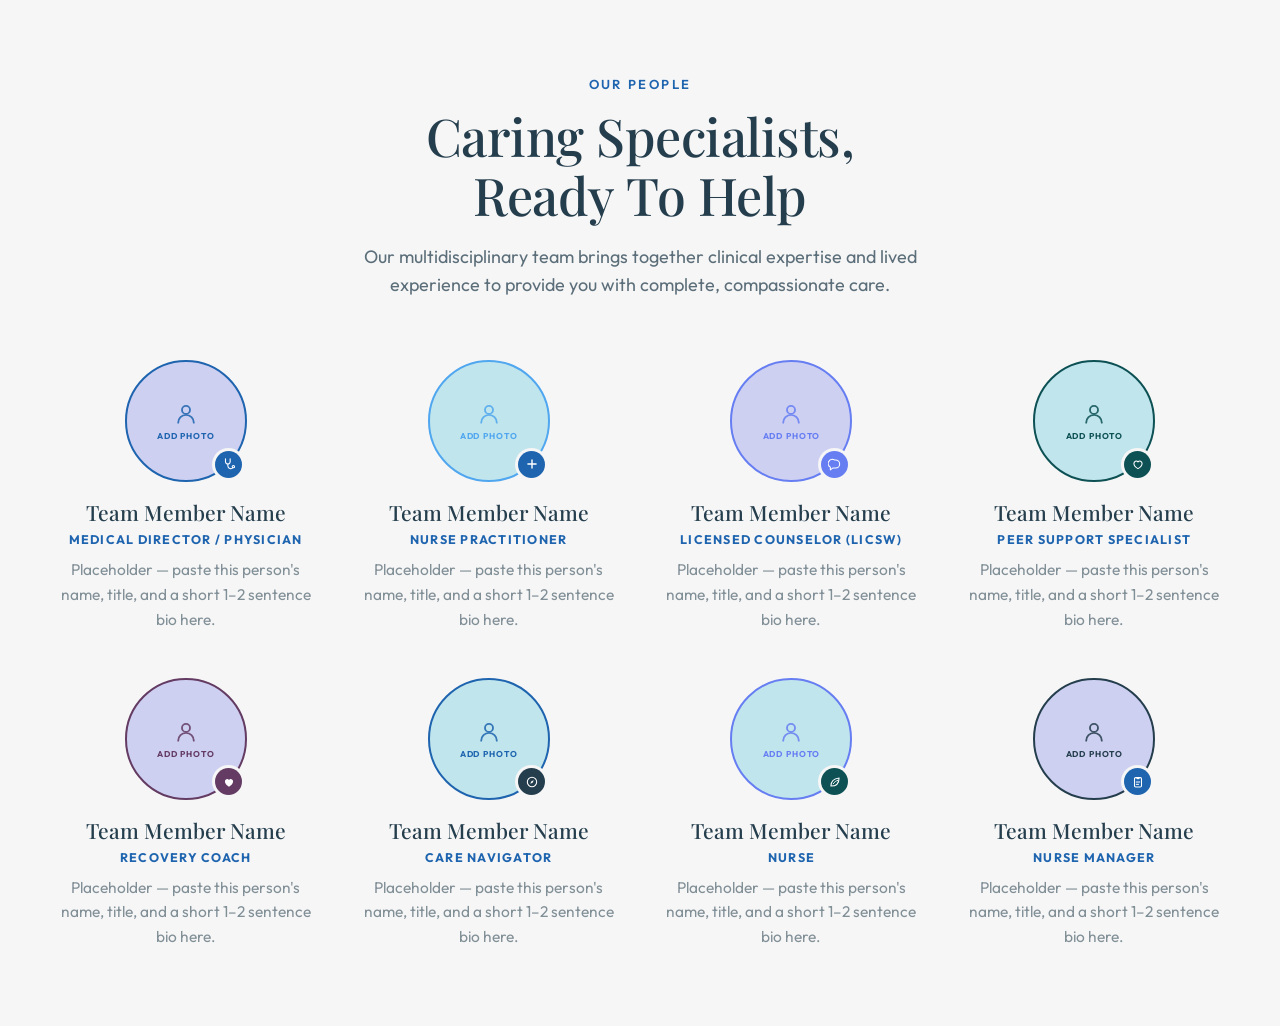
<file: team.html>
<!doctype html>
<html lang="en">
<head>
<meta charset="utf-8">
<meta name="viewport" content="width=device-width, initial-scale=1">
<title>Our People — Recovery Services</title>

<!-- ==================================================================
     WHERE THE PEOPLE COME FROM

     Nobody should have to edit this file to change a name. The cards are
     rendered from the Team tab of the same spreadsheet the map reads — one
     row per card, in the order the rows sit in — and team-edit.html is where
     a signed-in person edits them, uploads photos and adds positions.

     To connect it: in the spreadsheet, File -> Share -> Publish to web,
     pick the Team tab, format CSV, and paste that url into SHEET_URL below.

     Google caches a published csv for about five minutes, so an edit shows up
     on the next load after that, not instantly.

     Until SHEET_URL is filled in — or if the fetch fails — the eight
     placeholder cards written into the markup below are what renders, so the
     page is never blank.
     ================================================================== -->

<script>
window.TEAM_CONFIG = {
  SHEET_URL: 'https://docs.google.com/spreadsheets/d/e/2PACX-1vTbEY_cq8_Bsb8LF7EB6eTPRdBDKJ940RssqG34Vh5QHbmhObujMeodEkU2sBfus6pkQU2cDhWFWQAV/pub?gid=9300985&single=true&output=csv'
};
</script>

<link rel="preconnect" href="https://docs.google.com">
<link rel="preconnect" href="https://fonts.googleapis.com">
<link rel="preconnect" href="https://fonts.gstatic.com" crossorigin>
<link href="https://fonts.googleapis.com/css2?family=Outfit:wght@300;400;500;600;700&family=Playfair+Display:wght@500;600&display=swap" rel="stylesheet">

<style>
:root {
  --navy:    #253e4d;   /* brand Charcoal */
  --blue:    #1e64af;   /* brand Cobalt */
  --ink:     #253e4d;              /* brand Charcoal */
  --ink-60:  rgba(37,62,77,.74);   /* Charcoal, softened */
  --ink-40:  rgba(37,62,77,.56);
  --canvas:  #f6f6f6;              /* brand Ivory */
  --ease:    cubic-bezier(.4,.14,.3,1);
}

html, body.nh-standalone { height: 100%; }
body.nh-standalone { margin: 0; }

.team {
  position: relative; isolation: isolate; overflow: hidden;
  background: var(--canvas);
  font-family: 'Outfit', system-ui, -apple-system, 'Segoe UI', sans-serif;
  color: var(--ink);
  padding: clamp(38px, 6vw, 76px) clamp(18px, 4vw, 56px) clamp(44px, 6vw, 82px);
}

/* ---------- heading ---------- */
.team-head { text-align: center; max-width: 620px; margin: 0 auto clamp(34px, 5vw, 60px); }
.team-eyebrow {
  margin: 0 0 14px; font-size: 13px; font-weight: 600;
  letter-spacing: .18em; text-transform: uppercase; color: var(--blue);
}
.team-title {
  margin: 0 0 18px; font-family: 'Playfair Display', Georgia, serif;
  font-weight: 500; color: var(--navy); line-height: 1.14;
  font-size: clamp(34px, 5.6vw, 52px); letter-spacing: -.01em;
}
.team-sub { margin: 0; font-size: clamp(16px, 1.8vw, 18px); line-height: 1.6; color: var(--ink-60); }

/* ---------- grid ---------- */
.team-grid {
  display: grid; gap: clamp(30px, 4vw, 46px) clamp(18px, 3vw, 34px);
  grid-template-columns: repeat(4, minmax(0, 1fr));
  max-width: 1180px; margin: 0 auto;
}
@media (max-width: 980px) { .team-grid { grid-template-columns: repeat(2, minmax(0, 1fr)); } }
@media (max-width: 460px) { .team-grid { grid-template-columns: 1fr; } }

.p { text-align: center; }

/* ---------- avatar ---------- */
.p-photo {
  position: relative; width: clamp(96px, 12vw, 118px); aspect-ratio: 1;
  margin: 0 auto 16px; border-radius: 50%;
  background: var(--fill); border: 2px solid var(--ring);
  display: grid; place-items: center; overflow: visible;
  transition: transform .28s var(--ease), box-shadow .28s var(--ease);
}
.p:hover .p-photo { transform: translateY(-3px); box-shadow: 0 14px 26px -14px rgba(23,50,79,.5); }

/* Absolutely positioned so the photo can never size the circle. As a grid
   item its automatic minimum height was the image's own height at this width,
   so a portrait photo stretched the box into an oval. */
.p-photo img {
  position: absolute; inset: 0;
  width: 100%; height: 100%; border-radius: 50%; object-fit: cover; display: block;
}
.ph { display: grid; place-items: center; gap: 3px; color: var(--ring); }
.ph svg { width: 26px; height: 26px; opacity: .85; }
.ph em {
  font-style: normal; font-size: 8.5px; font-weight: 700;
  letter-spacing: .1em; text-transform: uppercase;
}

/* Role pip, bottom-right of the circle. */
.p-pip {
  position: absolute; right: 2%; bottom: 2%;
  width: 27px; height: 27px; border-radius: 50%;
  background: var(--pip); color: #fff;
  display: grid; place-items: center;
  box-shadow: 0 0 0 3px var(--canvas);
}
.p-pip svg { width: 14px; height: 14px; }

/* ---------- text ---------- */
.p-name {
  margin: 0 0 5px; font-family: 'Playfair Display', Georgia, serif;
  font-weight: 500; font-size: 21px; color: var(--navy);
}
.p-role {
  margin: 0 0 10px; font-size: 12.5px; font-weight: 700;
  letter-spacing: .1em; text-transform: uppercase; color: var(--blue);
}
.p-bio { margin: 0; font-size: 15.5px; line-height: 1.6; color: var(--ink-40); }

@media (prefers-reduced-motion: reduce) {
  .p-photo { transition: none; }
  .p:hover .p-photo { transform: none; }
}
</style>
</head>

<body class="nh-standalone">

<svg width="0" height="0" aria-hidden="true" style="position:absolute">
  <defs>
    <g id="i-user"><circle cx="12" cy="8.2" r="3.7" fill="none" stroke="currentColor" stroke-width="1.7"/><path d="M4.8 20a7.2 7.2 0 0 1 14.4 0" fill="none" stroke="currentColor" stroke-width="1.7" stroke-linecap="round"/></g>
    <g id="i-stetho"><path d="M6 3v5a4 4 0 0 0 8 0V3" fill="none" stroke="currentColor" stroke-width="1.9" stroke-linecap="round"/><path d="M10 12v3a5 5 0 0 0 9 3" fill="none" stroke="currentColor" stroke-width="1.9" stroke-linecap="round"/><circle cx="19.5" cy="16.5" r="2" fill="none" stroke="currentColor" stroke-width="1.9"/></g>
    <g id="i-cross"><path d="M12 5v14M5 12h14" fill="none" stroke="currentColor" stroke-width="2.4" stroke-linecap="round"/></g>
    <g id="i-chat"><path d="M20 12a7 7 0 0 1-7 7H8l-4 3v-4.6A7 7 0 0 1 11 5h2a7 7 0 0 1 7 7Z" fill="none" stroke="currentColor" stroke-width="1.8" stroke-linejoin="round"/></g>
    <g id="i-hands"><path d="M12 20s-7-4.2-7-9a4 4 0 0 1 7-2.6A4 4 0 0 1 19 11c0 4.8-7 9-7 9Z" fill="none" stroke="currentColor" stroke-width="1.8" stroke-linejoin="round"/></g>
    <g id="i-heart"><path d="M12 20s-7-4.2-7-9a4 4 0 0 1 7-2.6A4 4 0 0 1 19 11c0 4.8-7 9-7 9Z" fill="currentColor"/></g>
    <g id="i-compass"><circle cx="12" cy="12" r="8" fill="none" stroke="currentColor" stroke-width="1.8"/><path d="m15 9-2 4.2-4 1.8 2-4.2L15 9Z" fill="currentColor"/></g>
    <g id="i-leaf"><path d="M5 19c0-8 5-13 14-14 0 9-5 14-14 14Z" fill="none" stroke="currentColor" stroke-width="1.8" stroke-linejoin="round"/><path d="M9 15c2-3 4.5-5 8-6" fill="none" stroke="currentColor" stroke-width="1.6" stroke-linecap="round"/></g>
    <g id="i-clip"><rect x="6" y="4.5" width="12" height="16" rx="2" fill="none" stroke="currentColor" stroke-width="1.8"/><path d="M9.5 4.5h5v2.6h-5z" fill="currentColor"/><path d="M9 12h6M9 16h4" fill="none" stroke="currentColor" stroke-width="1.7" stroke-linecap="round"/></g>
  </defs>
</svg>

<section class="team">

  <header class="team-head">
    <p class="team-eyebrow">Our People</p>
    <h2 class="team-title">Caring Specialists,<br>Ready&nbsp;To&nbsp;Help</h2>
    <p class="team-sub">
      Our multidisciplinary team brings together clinical expertise and lived
      experience to provide you with complete, compassionate care.
    </p>
  </header>

  <div class="team-grid" id="teamGrid">

    <article class="p">
      <div class="p-photo" style="--ring:#1e64af; --fill:#ced0f2">
        <span class="ph"><svg viewBox="0 0 24 24" aria-hidden="true"><use href="#i-user"/></svg><em>Add photo</em></span>
        <span class="p-pip" style="--pip:#1e64af"><svg viewBox="0 0 24 24" aria-hidden="true"><use href="#i-stetho"/></svg></span>
      </div>
      <h3 class="p-name">Team Member Name</h3>
      <p class="p-role">Medical Director / Physician</p>
      <p class="p-bio">Placeholder — paste this person's name, title, and a short 1–2 sentence bio here.</p>
    </article>

    <article class="p">
      <div class="p-photo" style="--ring:#50a7ef; --fill:#c0e5ed">
        <span class="ph"><svg viewBox="0 0 24 24" aria-hidden="true"><use href="#i-user"/></svg><em>Add photo</em></span>
        <span class="p-pip" style="--pip:#1e64af"><svg viewBox="0 0 24 24" aria-hidden="true"><use href="#i-cross"/></svg></span>
      </div>
      <h3 class="p-name">Team Member Name</h3>
      <p class="p-role">Nurse Practitioner</p>
      <p class="p-bio">Placeholder — paste this person's name, title, and a short 1–2 sentence bio here.</p>
    </article>

    <article class="p">
      <div class="p-photo" style="--ring:#667ef2; --fill:#ced0f2">
        <span class="ph"><svg viewBox="0 0 24 24" aria-hidden="true"><use href="#i-user"/></svg><em>Add photo</em></span>
        <span class="p-pip" style="--pip:#667ef2"><svg viewBox="0 0 24 24" aria-hidden="true"><use href="#i-chat"/></svg></span>
      </div>
      <h3 class="p-name">Team Member Name</h3>
      <p class="p-role">Licensed Counselor (LICSW)</p>
      <p class="p-bio">Placeholder — paste this person's name, title, and a short 1–2 sentence bio here.</p>
    </article>

    <article class="p">
      <div class="p-photo" style="--ring:#0d5155; --fill:#c0e5ed">
        <span class="ph"><svg viewBox="0 0 24 24" aria-hidden="true"><use href="#i-user"/></svg><em>Add photo</em></span>
        <span class="p-pip" style="--pip:#0d5155"><svg viewBox="0 0 24 24" aria-hidden="true"><use href="#i-hands"/></svg></span>
      </div>
      <h3 class="p-name">Team Member Name</h3>
      <p class="p-role">Peer Support Specialist</p>
      <p class="p-bio">Placeholder — paste this person's name, title, and a short 1–2 sentence bio here.</p>
    </article>

    <article class="p">
      <div class="p-photo" style="--ring:#633b63; --fill:#ced0f2">
        <span class="ph"><svg viewBox="0 0 24 24" aria-hidden="true"><use href="#i-user"/></svg><em>Add photo</em></span>
        <span class="p-pip" style="--pip:#633b63"><svg viewBox="0 0 24 24" aria-hidden="true"><use href="#i-heart"/></svg></span>
      </div>
      <h3 class="p-name">Team Member Name</h3>
      <p class="p-role">Recovery Coach</p>
      <p class="p-bio">Placeholder — paste this person's name, title, and a short 1–2 sentence bio here.</p>
    </article>

    <article class="p">
      <div class="p-photo" style="--ring:#1e64af; --fill:#c0e5ed">
        <span class="ph"><svg viewBox="0 0 24 24" aria-hidden="true"><use href="#i-user"/></svg><em>Add photo</em></span>
        <span class="p-pip" style="--pip:#253e4d"><svg viewBox="0 0 24 24" aria-hidden="true"><use href="#i-compass"/></svg></span>
      </div>
      <h3 class="p-name">Team Member Name</h3>
      <p class="p-role">Care Navigator</p>
      <p class="p-bio">Placeholder — paste this person's name, title, and a short 1–2 sentence bio here.</p>
    </article>

    <article class="p">
      <div class="p-photo" style="--ring:#667ef2; --fill:#c0e5ed">
        <span class="ph"><svg viewBox="0 0 24 24" aria-hidden="true"><use href="#i-user"/></svg><em>Add photo</em></span>
        <span class="p-pip" style="--pip:#0d5155"><svg viewBox="0 0 24 24" aria-hidden="true"><use href="#i-leaf"/></svg></span>
      </div>
      <h3 class="p-name">Team Member Name</h3>
      <p class="p-role">Nurse</p>
      <p class="p-bio">Placeholder — paste this person's name, title, and a short 1–2 sentence bio here.</p>
    </article>

    <article class="p">
      <div class="p-photo" style="--ring:#253e4d; --fill:#ced0f2">
        <span class="ph"><svg viewBox="0 0 24 24" aria-hidden="true"><use href="#i-user"/></svg><em>Add photo</em></span>
        <span class="p-pip" style="--pip:#1e64af"><svg viewBox="0 0 24 24" aria-hidden="true"><use href="#i-clip"/></svg></span>
      </div>
      <h3 class="p-name">Team Member Name</h3>
      <p class="p-role">Nurse Manager</p>
      <p class="p-bio">Placeholder — paste this person's name, title, and a short 1–2 sentence bio here.</p>
    </article>

  </div>
</section>

<script>
(function () {
  'use strict';
  var CFG = window.TEAM_CONFIG;
  var grid = document.getElementById('teamGrid');
  if (!CFG || !CFG.SHEET_URL) return;      // keep the placeholder cards

  // Eight card colour sets, all from the brand palette. A card whose `color`
  // column names one of these gets it; otherwise the sets cycle by position,
  // so a team with no colours filled in still reads as a deliberate spread.
  // The editor (team-edit.html) offers the same eight by name — keep in step.
  var SKINS = {
    'cobalt':         { ring: '#1e64af', fill: '#ced0f2', pip: '#1e64af' },
    'warm-blue':      { ring: '#50a7ef', fill: '#c0e5ed', pip: '#1e64af' },
    'periwinkle':     { ring: '#667ef2', fill: '#ced0f2', pip: '#667ef2' },
    'forest':         { ring: '#0d5155', fill: '#c0e5ed', pip: '#0d5155' },
    'eggplant':       { ring: '#633b63', fill: '#ced0f2', pip: '#633b63' },
    'cobalt-sky':     { ring: '#1e64af', fill: '#c0e5ed', pip: '#253e4d' },
    'periwinkle-sky': { ring: '#667ef2', fill: '#c0e5ed', pip: '#0d5155' },
    'charcoal':       { ring: '#253e4d', fill: '#ced0f2', pip: '#1e64af' }
  };
  var SKIN_ORDER = Object.keys(SKINS);
  var ICONS = ['user','stetho','cross','chat','hands','heart','compass','leaf','clip'];

  function esc(s) {
    return String(s == null ? '' : s)
      .replace(/&/g, '&amp;').replace(/</g, '&lt;').replace(/>/g, '&gt;')
      .replace(/"/g, '&quot;');
  }

  // A stored photo is either a Drive file id or a pasted url — anything that
  // looks like a url is used as-is, so a WordPress media link still works.
  // Drive's thumbnail endpoint is the one that reliably hotlinks; /uc and
  // /file/d/ redirect through a consent page for some accounts.
  function photoUrl(v) {
    v = String(v || '').trim();
    if (!v) return '';
    return /^https?:\/\//i.test(v) ? v
      : 'https://drive.google.com/thumbnail?id=' + encodeURIComponent(v) + '&sz=w400';
  }

  // Minimal RFC 4180 — quoted fields, doubled quotes, newlines inside quotes.
  // A bio with a comma in it is the normal case here, not an edge case.
  function parseCsv(text) {
    var rows = [], row = [], f = '', q = false, i, ch;
    text = text.replace(/\r\n?/g, '\n');
    for (i = 0; i < text.length; i++) {
      ch = text[i];
      if (q) {
        if (ch === '"') { if (text[i + 1] === '"') { f += '"'; i++; } else q = false; }
        else f += ch;
      } else if (ch === '"') q = true;
      else if (ch === ',') { row.push(f); f = ''; }
      else if (ch === '\n') { row.push(f); rows.push(row); row = []; f = ''; }
      else f += ch;
    }
    if (f !== '' || row.length) { row.push(f); rows.push(row); }
    return rows;
  }

  function fold(s) { return String(s || '').toLowerCase().replace(/[^a-z0-9]+/g, ' ').trim(); }

  function card(p, i) {
    var skin = SKINS[p.color] || SKINS[SKIN_ORDER[i % SKIN_ORDER.length]];
    var icon = ICONS.indexOf(p.icon) > -1 ? p.icon : 'user';
    var url = photoUrl(p.photo);

    return '<article class="p">' +
      '<div class="p-photo" style="--ring:' + skin.ring + '; --fill:' + skin.fill + '">' +
        (url
          ? '<img src="' + esc(url) + '" alt="" loading="lazy">'
          : '<span class="ph"><svg viewBox="0 0 24 24" aria-hidden="true">' +
            '<use href="#i-user"/></svg><em>Add photo</em></span>') +
        '<span class="p-pip" style="--pip:' + skin.pip + '">' +
          '<svg viewBox="0 0 24 24" aria-hidden="true"><use href="#i-' + icon + '"/></svg>' +
        '</span>' +
      '</div>' +
      '<h3 class="p-name">' + esc(p.name || 'Team Member') + '</h3>' +
      '<p class="p-role">' + esc(p.role) + '</p>' +
      (p.bio ? '<p class="p-bio">' + esc(p.bio) + '</p>' : '') +
    '</article>';
  }

  // Google's published-csv endpoint takes 3-7s and now and then never answers
  // at all. Waiting on it means the placeholder cards sit there for seconds, or
  // stay for good on a hung request. So: paint the last known team immediately
  // and treat the fetch as a background refresh. Only the very first visit on a
  // given browser ever waits.
  var CACHE_KEY = 'nh_team_v2';       // v2: cards carry a colour
  function paint(people) {
    if (people && people.length) grid.innerHTML = people.map(card).join('');
  }
  try {
    var cached = JSON.parse(localStorage.getItem(CACHE_KEY) || 'null');
    paint(cached);
  } catch (e) { /* no cache, placeholders stand */ }

  fetch(CFG.SHEET_URL, { cache: 'no-store' })
    .then(function (r) { if (!r.ok) throw new Error(r.status); return r.text(); })
    .then(function (text) {
      var rows = parseCsv(text).filter(function (r) { return r.length && r.join('').trim(); });
      if (rows.length < 2) return;                 // header only: leave the placeholders

      var head = rows[0].map(fold);
      var at = function (r, k) {
        var i = head.indexOf(k);
        return i > -1 ? String(r[i] == null ? '' : r[i]).trim() : '';
      };

      var people = rows.slice(1)
        .filter(function (r) { return (at(r, 'active') || 'TRUE').toUpperCase() !== 'FALSE'; })
        .map(function (r) {
          return {
            name: at(r, 'name'), role: at(r, 'role'), bio: at(r, 'bio'),
            photo: at(r, 'photo'), icon: at(r, 'icon'), color: at(r, 'color').toLowerCase()
          };
        })
        .filter(function (p) { return p.name || p.role; });

      // Everything hidden is a plausible state; an empty grid is not what
      // anyone meant, so keep what is already on screen.
      if (!people.length) return;
      paint(people);
      try { localStorage.setItem(CACHE_KEY, JSON.stringify(people)); } catch (e) {}
    })
    .catch(function () { /* placeholders stay */ });
})();
</script>

</body>
</html>
</file>
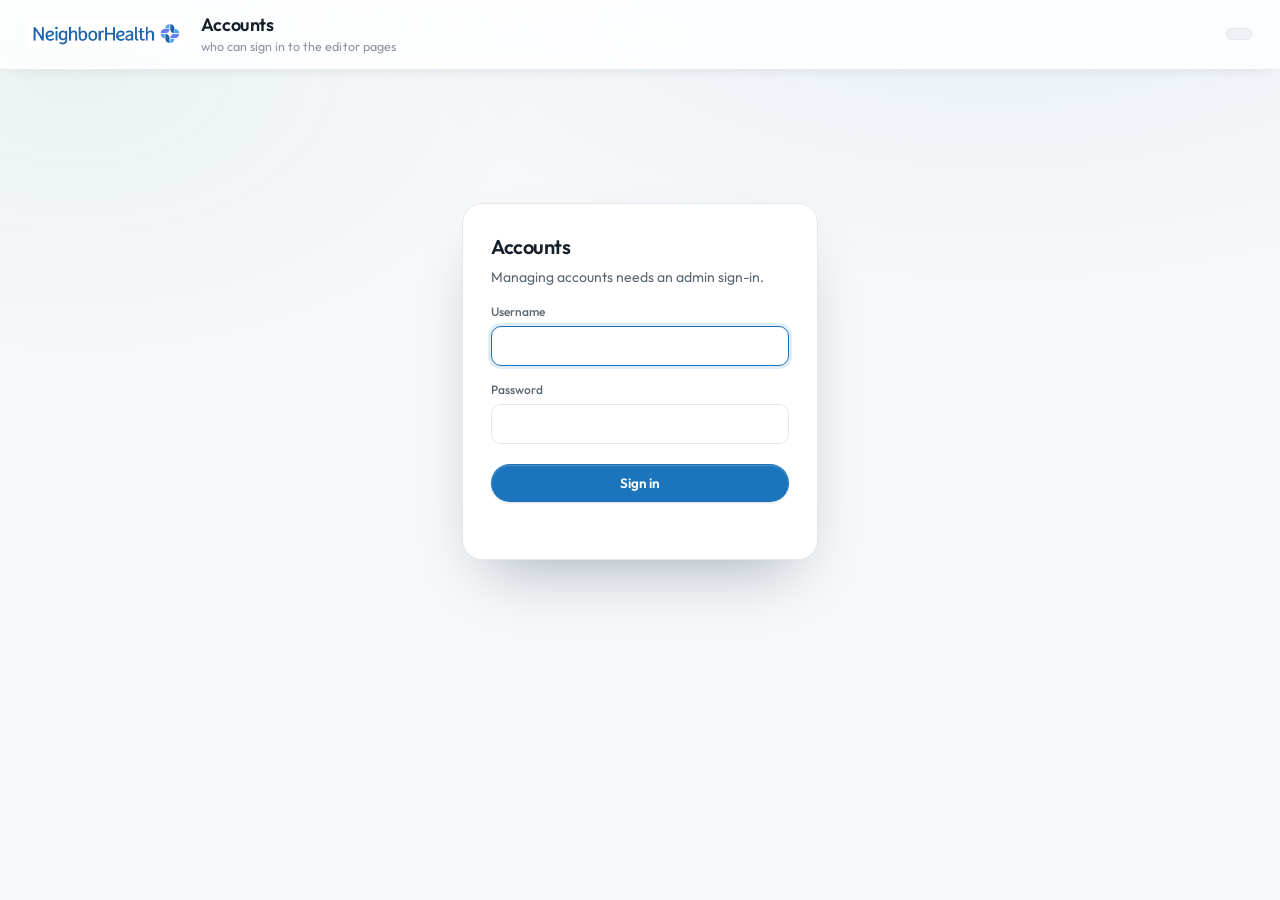
<file: users.html>
<!doctype html>
<html lang="en">
<head>
<meta charset="utf-8">
<meta name="viewport" content="width=device-width, initial-scale=1">
<meta name="robots" content="noindex, nofollow">
<title>Accounts — NeighborHealth</title>

<!--
  Who can sign in to review.html and team-edit.html.

  Accounts live on the Users tab. Passwords are never stored or sent back in
  the clear; the salt and the hash never leave the Apps Script. Only an admin
  can open this page — and "only" means the script refuses the actions, not
  that this page hides a button. Anyone can load this file.

  The first admin is created by running bootstrap() once in the Apps Script
  editor. If everyone is locked out, resetPassword() there is the way back in.
-->

<link rel="preconnect" href="https://fonts.googleapis.com">
<link rel="preconnect" href="https://fonts.gstatic.com" crossorigin>
<link href="https://fonts.googleapis.com/css2?family=Outfit:wght@300;400;500;600;700&display=swap" rel="stylesheet">
<link rel="stylesheet" href="editor.css">
<script src="config.js"></script>
<script src="api.js"></script>
<script src="signin.js"></script>
</head>

<body>

<div class="bar">
  <img class="brand" src="logo.png" alt="NeighborHealth" width="543" height="90">
  <div>
    <h1>Accounts</h1>
    <div class="sub">who can sign in to the editor pages</div>
  </div>
  <div class="spacer"></div>
  <span class="who" id="usWho"></span>
  <a class="btn ghost" id="usReview" href="review.html" hidden>Listings</a>
  <a class="btn ghost" id="usRes" href="resources.html" hidden>All resources</a>
  <a class="btn ghost" id="usTeam" href="team-edit.html" hidden>Team page</a>
  <button class="btn ghost" id="usOut" type="button" hidden>Sign out</button>
</div>

<div class="wrap">
  <div class="state" id="usState"><h2>Loading…</h2></div>

  <div id="usMain" hidden>
    <div class="card">
      <div class="card-head"><h3>People</h3></div>
      <table class="grid" id="usTable"></table>
    </div>

    <div class="card" id="usEditor" hidden>
      <div class="card-head"><h3 id="usEditTitle">Add someone</h3></div>
      <form id="usForm">
        <div class="row2">
          <div class="f">
            <label for="uU">Username</label>
            <input id="uU" name="username" type="text" autocapitalize="off" spellcheck="false"
                   autocomplete="off">
            <div class="hint">Letters, numbers, dot, dash, underscore. Can't be changed later.</div>
          </div>
          <div class="f">
            <label for="uN">Display name</label>
            <input id="uN" name="name" type="text" autocomplete="off">
          </div>
        </div>
        <div class="row2">
          <div class="f">
            <label for="uR">Role</label>
            <select id="uR" name="role">
              <option value="editor">Editor — can review listings and edit the team page</option>
              <option value="admin">Admin — can also manage accounts</option>
            </select>
          </div>
          <div class="f">
            <label for="uA">Account</label>
            <select id="uA" name="active">
              <option value="yes">Active</option>
              <option value="no">Deactivated — can't sign in</option>
            </select>
          </div>
        </div>
        <div class="f">
          <label for="uP">Password</label>
          <input id="uP" name="password" type="text" autocomplete="new-password">
          <div class="hint" id="uPHint">At least 10 characters.</div>
        </div>
        <div class="acts">
          <button class="btn ghost" type="button" data-act="cancel">Cancel</button>
          <button class="btn go" type="submit">Save</button>
          <span class="note" id="usNote"></span>
        </div>
      </form>
    </div>

    <div class="addbar" style="display:flex;justify-content:center;padding:6px 0 30px">
      <button class="btn" id="usAdd" type="button">Add someone</button>
    </div>

    <div class="card">
      <div class="card-head"><h3>Your own password</h3></div>
      <form id="usMine">
        <div class="row2">
          <div class="f">
            <label for="mC">Current password</label>
            <input id="mC" name="current" type="password" autocomplete="current-password">
          </div>
          <div class="f">
            <label for="mP">New password</label>
            <input id="mP" name="password" type="password" autocomplete="new-password">
          </div>
        </div>
        <div class="acts">
          <button class="btn" type="submit">Change it</button>
          <span class="note" id="usMineNote"></span>
        </div>
      </form>
    </div>
  </div>
</div>

<script>
(function () {
  'use strict';
  var esc = NHUI.esc;

  var users = [];
  var editing = null;                   // null = adding, otherwise the username

  var el = {
    state:  document.getElementById('usState'),
    main:   document.getElementById('usMain'),
    table:  document.getElementById('usTable'),
    who:    document.getElementById('usWho'),
    review: document.getElementById('usReview'),
    res:     document.getElementById('usRes'),
    team:   document.getElementById('usTeam'),
    out:    document.getElementById('usOut'),
    add:    document.getElementById('usAdd'),
    editor: document.getElementById('usEditor'),
    editTitle: document.getElementById('usEditTitle'),
    form:   document.getElementById('usForm'),
    note:   document.getElementById('usNote'),
    pHint:  document.getElementById('uPHint'),
    mine:   document.getElementById('usMine'),
    mineNote: document.getElementById('usMineNote')
  };

  function state(title, body, btn, onBtn) {
    el.main.hidden = true;
    NHUI.state(el.state, title, body, btn, onBtn);
  }

  function trouble(err) {
    if (err.auth) { chrome(false); start(); return; }
    state('Something went wrong', err.message, 'Try again', load);
  }

  function chrome(on) {
    el.who.textContent = on && NH.user ? NH.user.name + ' · ' + NH.user.role : '';
    el.review.hidden = el.team.hidden = el.out.hidden = !on;
    el.res.hidden = el.review.hidden;
  }

  function start() {
    NH.configure({ url: (window.NH_CONFIG_API || {}).API_URL });
    NHUI.gate(el.state, {
      title: 'Accounts',
      blurb: 'Managing accounts needs an admin sign-in.'
    }, function () {
      chrome(true);
      load();
    });
  }

  el.out.addEventListener('click', function () {
    NH.logout().then(function () { chrome(false); start(); });
  });

  function load() {
    state('Loading accounts…', '');
    NH.call('users.list')
      .then(function (j) {
        users = j.users;
        el.state.hidden = true;
        el.main.hidden = false;
        closeEditor();
        renderTable();
      })
      .catch(function (err) {
        // An editor who followed a link here gets told what the problem is
        // rather than an empty page.
        if (!err.auth && /admin/i.test(err.message)) {
          state('Admins only', 'Your account can edit the listings and the team page, ' +
                'but not manage who signs in. Ask an admin.');
          return;
        }
        trouble(err);
      });
  }

  function renderTable() {
    el.table.innerHTML =
      '<tr><th>Username</th><th>Name</th><th>Role</th><th>Last signed in</th><th></th></tr>' +
      users.map(function (u) {
        return '<tr>' +
          '<td>' + esc(u.username) + (u.active ? '' : ' <span class="tag off">off</span>') + '</td>' +
          '<td>' + esc(u.name || '') + '</td>' +
          '<td><span class="tag' + (u.role === 'admin' ? '' : ' plain') + '">' + esc(u.role) + '</span></td>' +
          '<td class="muted">' + esc(u.last_login || 'never') + '</td>' +
          '<td class="right"><button class="btn ghost sm" type="button" data-user="' +
            esc(u.username) + '">Edit</button></td>' +
        '</tr>';
      }).join('');
  }

  el.table.addEventListener('click', function (e) {
    var b = e.target.closest('[data-user]');
    if (b) openEditor(b.dataset.user);
  });

  el.add.addEventListener('click', function () { openEditor(null); });

  function openEditor(username) {
    editing = username;
    var u = username && users.filter(function (x) { return x.username === username; })[0];

    el.editTitle.textContent = u ? 'Edit ' + u.username : 'Add someone';
    el.form.elements.username.value = u ? u.username : '';
    el.form.elements.username.disabled = !!u;
    el.form.elements.name.value = u ? (u.name || '') : '';
    el.form.elements.role.value = u ? u.role : 'editor';
    el.form.elements.active.value = u && !u.active ? 'no' : 'yes';
    el.form.elements.password.value = '';
    el.pHint.textContent = u
      ? 'Leave blank to keep their current password. Setting one signs them out everywhere.'
      : 'At least 10 characters. Give it to them directly — it is not emailed.';
    say('');

    el.editor.hidden = false;
    el.editor.scrollIntoView({ behavior: 'smooth', block: 'center' });
    (u ? el.form.elements.name : el.form.elements.username).focus();
  }

  function closeEditor() { el.editor.hidden = true; editing = null; }

  function say(msg, kind) {
    el.note.textContent = msg || '';
    el.note.className = 'note' + (kind ? ' ' + kind : '');
  }

  el.form.addEventListener('click', function (e) {
    if (e.target.closest('[data-act="cancel"]')) closeEditor();
  });

  el.form.addEventListener('submit', function (e) {
    e.preventDefault();
    var f = el.form.elements;
    var payload = {
      username: f.username.value.trim().toLowerCase(),
      name: f.name.value.trim(),
      role: f.role.value,
      active: f.active.value === 'yes'
    };
    if (f.password.value) payload.password = f.password.value;
    if (!editing && !payload.password) { say('A new account needs a password.', 'bad'); return; }

    var btn = el.form.querySelector('[type=submit]');
    btn.disabled = true;
    say('Saving…');

    NH.call('users.save', payload)
      .then(load)
      .catch(function (err) {
        if (err.auth) return trouble(err);
        say(err.message, 'bad');
      })
      .then(function () { btn.disabled = false; });
  });

  // ------------------------------------------------------- own password
  el.mine.addEventListener('submit', function (e) {
    e.preventDefault();
    var f = el.mine.elements;
    var btn = el.mine.querySelector('[type=submit]');
    btn.disabled = true;
    el.mineNote.textContent = 'Saving…';
    el.mineNote.className = 'note';

    NH.call('me.password', { current: f.current.value, password: f.password.value })
      .then(function () {
        f.current.value = f.password.value = '';
        el.mineNote.textContent = 'Changed.';
        el.mineNote.className = 'note ok';
      })
      .catch(function (err) {
        if (err.auth) return trouble(err);
        el.mineNote.textContent = err.message;
        el.mineNote.className = 'note bad';
      })
      .then(function () { btn.disabled = false; });
  });

  start();
})();
</script>

</body>
</html>
</file>
<file: editor.css>
/* Shared chrome for the signed-in editor pages — review.html, team-edit.html,
   users.html. Same type and palette as the map so they read as one thing.

   Everything here is driven off the class names the pages already use, so the
   markup and the scripts never need to know this file changed. */

:root {
  --navy:      #0d2b45;
  --accent:    #1c75bc;
  --accent-600:#17629f;
  --accent-50: #eef5fb;
  --ink:       #16202b;
  --ink-60:    #5a6672;
  --ink-40:    #8b95a1;
  --line:      #e3e8ed;
  --line-soft: #eef2f6;
  --surface:   #ffffff;
  --canvas:    #f6f8fa;
  --go:        #2a8c7a;
  --stop:      #a83e5b;

  --r-sm: 10px;
  --r-md: 14px;
  --r-lg: 20px;
  --ease: cubic-bezier(.16,1,.3,1);

  /* Shadows are tinted with the page's own navy rather than neutral black, so
     elevation reads as depth instead of dirt. */
  --shadow-sm: 0 1px 2px rgba(13,43,69,.05), 0 6px 16px -10px rgba(13,43,69,.18);
  --shadow:    0 1px 2px rgba(13,43,69,.05), 0 18px 40px -24px rgba(13,43,69,.28);
  --shadow-lg: 0 30px 60px -28px rgba(13,43,69,.38);
}

*, *::before, *::after { box-sizing: border-box; }

body {
  margin: 0;
  font-family: 'Outfit', system-ui, -apple-system, 'Segoe UI', sans-serif;
  color: var(--ink);
  background: var(--canvas);
  -webkit-font-smoothing: antialiased;
  text-rendering: optimizeLegibility;
}

/* A single wash of colour behind everything. Fixed, so it never repaints on
   scroll, and pointer-events:none so it can't eat a click. */
body::before {
  content: '';
  position: fixed; inset: 0; z-index: 0; pointer-events: none;
  background:
    radial-gradient(70rem 40rem at 78% -12%, rgba(28,117,188,.07), transparent 62%),
    radial-gradient(48rem 30rem at 6% 8%, rgba(42,140,122,.05), transparent 60%);
}
.bar, .wrap, .signin { position: relative; z-index: 1; }

button, input, select, textarea { font: inherit; color: inherit; }
:focus-visible {
  outline: 2px solid var(--accent);
  outline-offset: 2px;
  border-radius: 5px;
}

/* ---------- top bar ----------
   Frosted rather than solid: the page tints it as content scrolls under, and
   the inset highlight gives the bottom edge a physical lip. */
.bar {
  display: flex; align-items: center; gap: 12px; flex-wrap: wrap;
  padding: 15px 28px;
  background: rgba(255,255,255,.82);
  -webkit-backdrop-filter: blur(16px) saturate(1.6);
  backdrop-filter: blur(16px) saturate(1.6);
  border-bottom: 1px solid rgba(13,43,69,.09);
  box-shadow: inset 0 -1px 0 rgba(255,255,255,.9), 0 1px 20px -12px rgba(13,43,69,.4);
  position: sticky; top: 0; z-index: 10;
}
.bar h1 {
  margin: 0; font-size: 18px; font-weight: 600;
  letter-spacing: -.022em; line-height: 1.15;
}
.bar .sub {
  font-size: 12.5px; color: var(--ink-40);
  letter-spacing: .002em; margin-top: 2px;
}
.bar .spacer { flex: 1; }
.who {
  font-size: 12.5px; color: var(--ink-60);
  padding: 5px 12px; border-radius: 999px;
  background: var(--line-soft);
  border: 1px solid rgba(13,43,69,.05);
}

/* ---------- brand ----------
   The logo carries the identity, so the page title next to it steps down in
   weight rather than competing with it. */
.brand {
  height: 26px; width: auto; display: block; flex: none;
  margin-right: 4px;
}
.bar .brand + div h1 { font-weight: 600; }
@media (max-width: 700px) { .brand { height: 22px; } }

/* ---------- icon swatches ----------
   Picking a badge should show the badge. A name in a dropdown made you guess
   what "Navigation" or "Support" actually looked like on the public card. */
.icons {
  display: flex; flex-wrap: wrap; gap: 6px;
}
.ico {
  width: 38px; height: 38px; flex: none;
  display: grid; place-items: center;
  border: 1px solid var(--line); border-radius: var(--r-sm);
  background: #fff; color: var(--ink-40); cursor: pointer; padding: 0;
  transition: border-color .18s var(--ease), color .18s var(--ease),
              background .18s var(--ease), box-shadow .18s var(--ease),
              transform .12s var(--ease);
}
.ico svg { width: 20px; height: 20px; }
.ico:hover { border-color: #cfd8e0; color: var(--ink-60); background: var(--line-soft); }
.ico:active { transform: translateY(1px) scale(.96); }
.ico.is-on {
  border-color: var(--accent); color: var(--accent-600);
  background: var(--accent-50);
  box-shadow: 0 0 0 3px rgba(28,117,188,.13);
}
.icon-name { font-weight: 500; color: var(--ink-60); }

/* ---------- buttons ---------- */
.btn {
  border: 1px solid transparent; cursor: pointer; border-radius: 999px;
  padding: 9px 18px; font-size: 13.5px; font-weight: 600;
  letter-spacing: -.005em;
  background: var(--accent); color: #fff;
  box-shadow: 0 1px 2px rgba(13,43,69,.14), inset 0 1px 0 rgba(255,255,255,.22);
  transition: background .2s var(--ease), transform .12s var(--ease),
              box-shadow .2s var(--ease), opacity .2s, color .2s var(--ease);
}
.btn:hover { background: var(--accent-600); box-shadow: 0 8px 20px -8px rgba(28,117,188,.6); }
.btn:active { transform: translateY(1px) scale(.985); box-shadow: 0 1px 2px rgba(13,43,69,.18); }
.btn[disabled] { opacity: .45; cursor: default; transform: none; box-shadow: none; }

.btn.ghost {
  background: var(--surface); color: var(--ink-60);
  border-color: var(--line); box-shadow: var(--shadow-sm);
}
.btn.ghost:hover { background: #fff; color: var(--ink); border-color: #cfd8e0; box-shadow: var(--shadow); }

.btn.go { background: var(--go); }
.btn.go:hover { background: #237360; box-shadow: 0 8px 20px -8px rgba(42,140,122,.6); }

.btn.stop { background: var(--surface); color: var(--stop); border-color: #eccfd7; box-shadow: var(--shadow-sm); }
.btn.stop:hover { background: #fdf4f7; border-color: #e0b3c1; box-shadow: var(--shadow); }

.btn.sm { padding: 6px 13px; font-size: 12.5px; }

/* ---------- page ---------- */
.wrap { max-width: 960px; margin: 0 auto; padding: 34px 24px 96px; }

/* ---------- states ----------
   Loading is a shimmer in the shape of the content it is standing in for, not
   a spinner: the page does not visibly change size when the real thing lands. */
.state { padding: 12vh 20px; color: var(--ink-60); text-align: center; }
.state h2 {
  font-size: 21px; font-weight: 600; color: var(--ink);
  margin: 0 0 8px; letter-spacing: -.02em;
}
.state p { margin: 0 auto 22px; max-width: 460px; font-size: 14.5px; line-height: 1.65; }
.state::after {
  content: ''; display: block; width: min(420px, 100%);
  height: 8px; margin: 26px auto 0; border-radius: 999px;
  background: linear-gradient(90deg, var(--line-soft) 25%, #e6ecf2 37%, var(--line-soft) 63%);
  background-size: 400% 100%;
  animation: shimmer 1.5s linear infinite;
}
@keyframes shimmer { from { background-position: 100% 0; } to { background-position: 0 0; } }

/* ---------- cards ---------- */
.card {
  background: var(--surface);
  border: 1px solid var(--line);
  border-radius: var(--r-lg);
  padding: 22px 24px;
  margin-bottom: 16px;
  box-shadow: var(--shadow);
  transition: box-shadow .28s var(--ease), transform .28s var(--ease),
              opacity .28s var(--ease);
  animation: rise .5s var(--ease) both;
}
/* A short cascade on arrival. Capped, so a long queue does not crawl in. */
.card:nth-child(1) { animation-delay: .02s; }
.card:nth-child(2) { animation-delay: .06s; }
.card:nth-child(3) { animation-delay: .10s; }
.card:nth-child(4) { animation-delay: .14s; }
.card:nth-child(n+5) { animation-delay: .18s; }
@keyframes rise { from { opacity: 0; transform: translateY(10px); } to { opacity: 1; transform: none; } }

.card:hover { box-shadow: var(--shadow-lg); }
.card.is-busy { opacity: .5; pointer-events: none; }
.card.is-off { opacity: .58; }

.card-head { display: flex; align-items: baseline; gap: 10px; flex-wrap: wrap; margin-bottom: 2px; }
.card h3 { margin: 0; font-size: 17px; font-weight: 600; letter-spacing: -.02em; }

.pill {
  font-size: 11.5px; font-weight: 600; padding: 3px 10px; border-radius: 999px;
  background: var(--accent-50); color: var(--accent-600);
  border: 1px solid rgba(28,117,188,.14);
  letter-spacing: .005em;
}
.pill.off { background: var(--line-soft); color: var(--ink-40); border-color: rgba(13,43,69,.06); }
.when { font-size: 12px; color: var(--ink-40); margin-left: auto; font-variant-numeric: tabular-nums; }

/* ---------- read-only detail list ---------- */
dl {
  display: grid; grid-template-columns: 122px 1fr; gap: 8px 18px;
  margin: 16px 0 0; font-size: 14px;
  border-top: 1px solid var(--line-soft); padding-top: 15px;
}
dt { color: var(--ink-40); font-size: 13px; }
dd { margin: 0; color: var(--ink); overflow-wrap: anywhere; line-height: 1.55; }
dd a { color: var(--accent-600); text-underline-offset: 2px; }

/* ---------- fields ---------- */
.f { margin-top: 16px; display: grid; gap: 7px; }
.f label {
  display: block; font-size: 12px; font-weight: 500; color: var(--ink-60);
  margin: 0; letter-spacing: .004em;
}
.f input, .f select, .f textarea {
  width: 100%; border: 1px solid var(--line); border-radius: var(--r-sm);
  padding: 10px 12px; font-size: 14px; background: #fff; outline: none;
  transition: border-color .2s var(--ease), box-shadow .2s var(--ease), background .2s var(--ease);
}
.f input:hover, .f select:hover, .f textarea:hover { border-color: #cfd8e0; }
.f textarea { resize: vertical; min-height: 84px; line-height: 1.6; }
.f input:focus, .f select:focus, .f textarea:focus {
  border-color: var(--accent);
  box-shadow: 0 0 0 3px rgba(28,117,188,.13);
}
.f .hint { font-size: 12px; color: var(--ink-40); margin: 0; line-height: 1.55; }
.f .hint.bad { color: var(--stop); }
.f:has(.hint.bad) input, .f:has(.hint.bad) select, .f:has(.hint.bad) textarea {
  border-color: #e0b3c1;
}
.f:has(.hint.bad) input:focus { box-shadow: 0 0 0 3px rgba(168,62,91,.13); }

.row2 { display: grid; grid-template-columns: 1fr 1fr; gap: 16px; }

.boxed {
  margin-top: 18px; padding: 15px 16px;
  background: var(--canvas);
  border: 1px solid var(--line); border-radius: var(--r-md);
}
.boxed .f:first-child { margin-top: 0; }

/* ---------- actions ---------- */
.acts {
  display: flex; align-items: center; gap: 10px; margin-top: 20px; flex-wrap: wrap;
  border-top: 1px solid var(--line-soft); padding-top: 18px;
}
.acts .note { font-size: 13px; color: var(--ink-60); margin-left: auto; text-align: right; }
.acts .note.bad { color: var(--stop); }
.acts .note.ok { color: var(--go); }

.done { font-size: 14px; color: var(--ink-60); }
.done b { color: var(--ink); font-weight: 600; }

/* ---------- session log ---------- */
.log {
  margin-top: 34px; border-top: 1px solid var(--line); padding-top: 18px;
  font-size: 13px; color: var(--ink-60);
}
.log h4 {
  margin: 0 0 10px; font-size: 11px; font-weight: 600; color: var(--ink-40);
  text-transform: uppercase; letter-spacing: .09em;
}
.log div { padding: 5px 0; border-bottom: 1px solid var(--line-soft); }
.log div:last-child { border-bottom: 0; }
.log .ok b { color: var(--go); }
.log .no b { color: var(--stop); }

/* ---------- sign-in ---------- */
.signin { display: grid; place-items: center; padding: 11vh 20px 20px; }
.signin-card {
  width: 100%; max-width: 356px;
  background: var(--surface); border: 1px solid var(--line);
  border-radius: var(--r-lg); padding: 30px 28px 26px;
  box-shadow: var(--shadow-lg);
  animation: rise .55s var(--ease) both;
}
.signin-card h2 { margin: 0 0 7px; font-size: 20px; font-weight: 600; letter-spacing: -.024em; }
.signin-card p { margin: 0 0 6px; font-size: 14px; line-height: 1.6; color: var(--ink-60); }
.signin-card .btn { width: 100%; margin-top: 20px; }
.signin-note { min-height: 18px; margin-top: 13px; font-size: 13px; color: var(--ink-60); text-align: center; }
.signin-note.bad { color: var(--stop); }
.signin-note.ok { color: var(--go); }

/* ---------- accounts table ----------
   Rows are separated by a hairline rather than boxed, so the data reads as one
   list instead of a stack of containers. */
.grid { width: 100%; border-collapse: collapse; font-size: 14px; }
.grid th {
  text-align: left; font-size: 10.5px; font-weight: 600; color: var(--ink-40);
  text-transform: uppercase; letter-spacing: .09em;
  padding: 0 12px 10px 0; border-bottom: 1px solid var(--line);
}
.grid td {
  padding: 13px 12px 13px 0; border-bottom: 1px solid var(--line-soft);
  vertical-align: middle;
}
.grid tbody tr { transition: background .16s var(--ease); }
.grid tbody tr:hover td { background: var(--line-soft); }
.grid tr:last-child td { border-bottom: 0; }
.grid .muted { color: var(--ink-40); font-variant-numeric: tabular-nums; }
.grid .right { text-align: right; padding-right: 0; }

.tag {
  font-size: 10.5px; font-weight: 600; padding: 3px 9px; border-radius: 999px;
  background: var(--accent-50); color: var(--accent-600);
  border: 1px solid rgba(28,117,188,.14);
  letter-spacing: .02em; text-transform: uppercase;
}
.tag.plain { background: var(--line-soft); color: var(--ink-60); border-color: rgba(13,43,69,.06); }
.tag.off { background: #fbeef2; color: var(--stop); border-color: rgba(168,62,91,.16); }

@media (max-width: 560px) {
  .bar { padding: 12px 16px; }
  .wrap { padding: 24px 16px 80px; }
  .card { padding: 18px 16px; border-radius: var(--r-md); }
  dl { grid-template-columns: 1fr; gap: 2px; }
  dt { margin-top: 10px; }
  .row2 { grid-template-columns: 1fr; }
  .acts .note { margin-left: 0; text-align: left; width: 100%; }
}

@media (prefers-reduced-motion: reduce) {
  *, *::before, *::after {
    animation-duration: .01ms !important;
    animation-iteration-count: 1 !important;
    transition-duration: .01ms !important;
  }
}
</file>
